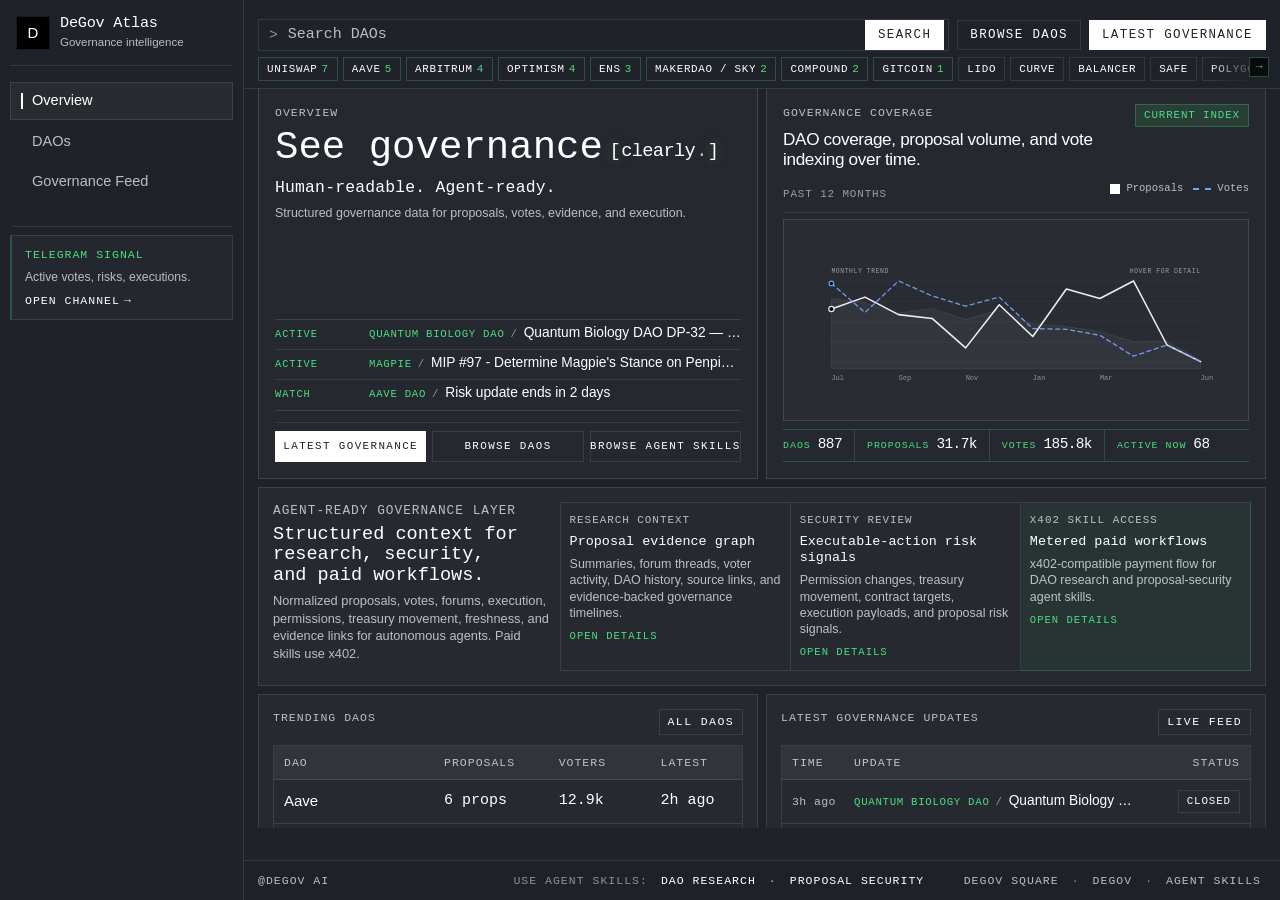
<file: index.html>
<!doctype html>
<html lang="en"><head>
<meta charset="utf-8">
<meta name="viewport" content="width=device-width, initial-scale=1">
<meta name="description" content="Clickable Atlas overview page.">
<title>DeGov Atlas overview prototype</title>
<link rel="stylesheet" href="atlas.css">
</head>
<body>
<a class="skip-link" href="#content">Skip to content</a>
<div class="atlas-shell">
<aside class="atlas-sidebar" aria-label="Atlas navigation">
<a class="brand" href="index.html" aria-label="DeGov Atlas home"><span class="brand-mark">D</span><span class="brand-copy"><strong>DeGov Atlas</strong><small>Governance intelligence</small></span></a>
<nav class="sidebar-nav" aria-label="Primary navigation"><a href="index.html" aria-current="page"><span class="nav-marker" aria-hidden="true"></span><span>Overview</span></a>
<a href="dao-list.html"><span class="nav-marker" aria-hidden="true"></span><span>DAOs</span></a>
<a href="governance-feed.html"><span class="nav-marker" aria-hidden="true"></span><span>Governance Feed</span></a></nav>
<div class="sidebar-section sidebar-briefing"><p class="sidebar-label">Telegram signal</p><p class="sidebar-briefing-copy">Active votes, risks, executions.</p><a class="sidebar-briefing-link" href="https://t.me/degov_realtime_signal" target="_blank" rel="noopener noreferrer">Open channel <span aria-hidden="true">→</span></a></div>
</aside>
<main id="content" class="atlas-main">
<div class="atlas-dashboard">
<section class="atlas-command-strip" aria-label="Atlas command strip">
  <div class="dashboard-topbar" aria-label="DAO search">
    <form class="dao-search" role="search" data-dao-search>
      <span class="dao-search-prompt" aria-hidden="true">&gt;</span>
      <input aria-label="Search DAOs" placeholder="Search DAOs" autocomplete="off" aria-autocomplete="list">
      <button type="submit">Search</button>
      <div class="search-assist" role="listbox" aria-label="Search suggestions">
        <div class="search-assist-group" aria-label="DAO suggestions" data-dao-result-group>
          <span class="search-assist-heading" data-search-heading>Recently active DAOs</span>
          <a class="search-assist-row is-selected" href="daos-detail.html" role="option" data-dao-option data-search="uniswap uni dex governance" data-default-rank="1"><span class="search-assist-marker" aria-hidden="true">&gt;</span><strong>Uniswap</strong><span>7 active proposals</span></a>
          <a class="search-assist-row" href="dao-list.html" role="option" data-dao-option data-search="aave lending risk parameters" data-default-rank="2"><span class="search-assist-marker" aria-hidden="true">&gt;</span><strong>Aave</strong><span>5 active proposals</span></a>
          <a class="search-assist-row" href="dao-list.html" role="option" data-dao-option data-search="arbitrum arb layer2 grants" data-default-rank="3"><span class="search-assist-marker" aria-hidden="true">&gt;</span><strong>Arbitrum</strong><span>4 active proposals</span></a>
          <a class="search-assist-row" href="dao-list.html" role="option" data-dao-option data-search="optimism op retro funding layer2" data-default-rank="4"><span class="search-assist-marker" aria-hidden="true">&gt;</span><strong>Optimism</strong><span>4 active proposals</span></a>
          <a class="search-assist-row" href="dao-list.html" role="option" data-dao-option data-search="ens ethereum name service service-provider budget" data-default-rank="5"><span class="search-assist-marker" aria-hidden="true">&gt;</span><strong>ENS</strong><span>3 active proposals</span></a>
          <a class="search-assist-row" href="dao-list.html" role="option" data-dao-option data-search="makerdao sky maker mkr dsr stablecoin" data-default-rank="6"><span class="search-assist-marker" aria-hidden="true">&gt;</span><strong>MakerDAO / Sky</strong><span>2 active proposals</span></a>
          <a class="search-assist-row" href="dao-list.html" role="option" data-dao-option data-search="compound comp governor market parameter" data-default-rank="7"><span class="search-assist-marker" aria-hidden="true">&gt;</span><strong>Compound</strong><span>2 active proposals</span></a>
          <a class="search-assist-row" href="dao-list.html" role="option" data-dao-option data-search="gitcoin grants public goods" data-default-rank="8"><span class="search-assist-marker" aria-hidden="true">&gt;</span><strong>Gitcoin</strong><span>1 active proposal</span></a>
          <a class="search-assist-row" href="dao-list.html" role="option" data-dao-option data-search="lido staking eth" data-default-rank="9"><span class="search-assist-marker" aria-hidden="true">&gt;</span><strong>Lido</strong><span>1 tracked</span></a>
          <a class="search-assist-row" href="dao-list.html" role="option" data-dao-option data-search="curve crv lending gauges" data-default-rank="10"><span class="search-assist-marker" aria-hidden="true">&gt;</span><strong>Curve</strong><span>Forum active</span></a>
          <a class="search-assist-row" href="dao-list.html" role="option" data-dao-option data-search="balancer bal ve bal gauge" data-default-rank="11"><span class="search-assist-marker" aria-hidden="true">&gt;</span><strong>Balancer</strong><span>Forum active</span></a>
          <a class="search-assist-row" href="dao-list.html" role="option" data-dao-option data-search="safe multisig treasury" data-default-rank="12"><span class="search-assist-marker" aria-hidden="true">&gt;</span><strong>Safe</strong><span>Monitoring</span></a>
          <a class="search-assist-row" href="dao-list.html" role="option" data-dao-option data-search="polygon matic forum" data-default-rank="13"><span class="search-assist-marker" aria-hidden="true">&gt;</span><strong>Polygon</strong><span>Tracked</span></a>
          <a class="search-assist-row" href="dao-list.html" role="option" data-dao-option data-search="starknet stark layer2" data-default-rank="14"><span class="search-assist-marker" aria-hidden="true">&gt;</span><strong>Starknet</strong><span>Tracked</span></a>
          <a class="search-assist-row" href="dao-list.html" role="option" data-dao-option data-search="scroll layer2 zk" data-default-rank="15"><span class="search-assist-marker" aria-hidden="true">&gt;</span><strong>Scroll</strong><span>Tracked</span></a>
          <p class="search-assist-empty" hidden>No DAO match. Try name, slug, ticker, or ecosystem tag.</p>
        </div>
        <div class="search-assist-group" aria-label="Governance pages and actions">
          <span class="search-assist-heading">Governance pages/actions</span>
          <a class="search-assist-row" href="dao-list.html" role="option"><span class="search-assist-marker" aria-hidden="true">·</span><strong>View all DAOs</strong><span>Directory</span></a>
          <a class="search-assist-row" href="governance-feed.html" role="option"><span class="search-assist-marker" aria-hidden="true">·</span><strong>Latest Governance</strong><span>Live feed</span></a>
        </div>
        <div class="search-assist-hint">↑↓ navigate · Enter select · Esc clear</div>
      </div>
    </form>
    <div class="topbar-actions"><a class="button" href="dao-list.html">Browse DAOs</a><a class="button dark" href="governance-feed.html">Latest governance</a></div>
  </div>
  <nav class="market-strip" aria-label="Hot DAO navigation">
    <a class="chain-pill is-active" href="daos-detail.html">UNISWAP <span class="proposal-count">7</span><span class="dao-tooltip"><span>7 active proposals</span><strong>v4 growth budget renewal</strong><em>Updated 2h ago</em></span></a>
    <a class="chain-pill is-active" href="dao-list.html">AAVE <span class="proposal-count">5</span><span class="dao-tooltip"><span>5 active proposals</span><strong>Risk parameter update</strong><em>Updated 4h ago</em></span></a>
    <a class="chain-pill is-active" href="dao-list.html">ARBITRUM <span class="proposal-count">4</span><span class="dao-tooltip"><span>4 active proposals</span><strong>DAO grant program cohort</strong><em>Updated 8h ago</em></span></a>
    <a class="chain-pill is-active" href="dao-list.html">OPTIMISM <span class="proposal-count">4</span><span class="dao-tooltip"><span>4 active proposals</span><strong>Retro Funding round 6</strong><em>Updated 12h ago</em></span></a>
    <a class="chain-pill is-active" href="dao-list.html">ENS <span class="proposal-count">3</span><span class="dao-tooltip"><span>3 active proposals</span><strong>Resolver update discussion</strong><em>Updated 6h ago</em></span></a>
    <a class="chain-pill is-active" href="dao-list.html">MAKERDAO / SKY <span class="proposal-count">2</span><span class="dao-tooltip"><span>2 active proposals</span><strong>DSR rate adjustment</strong><em>Updated 1d ago</em></span></a>
    <a class="chain-pill is-active" href="dao-list.html">COMPOUND <span class="proposal-count">2</span><span class="dao-tooltip"><span>2 active proposals</span><strong>Market parameter update</strong><em>Updated 2d ago</em></span></a>
    <a class="chain-pill is-active" href="dao-list.html">GITCOIN <span class="proposal-count">1</span><span class="dao-tooltip"><span>1 active proposal</span><strong>Grants round operations</strong><em>Updated 3d ago</em></span></a>
    <a class="chain-pill" href="dao-list.html">LIDO</a>
    <a class="chain-pill" href="dao-list.html">CURVE</a>
    <a class="chain-pill" href="dao-list.html">BALANCER</a>
    <a class="chain-pill" href="dao-list.html">SAFE</a>
    <a class="chain-pill" href="dao-list.html">POLYGON</a>
    <a class="chain-pill" href="dao-list.html">STARKNET</a>
    <a class="chain-pill" href="dao-list.html">SCROLL</a>
  </nav>
</section>
<section class="quad-grid">
  <article class="panel hero-market-card command-center-panel compact-overview-card polished-overview-panel">
    <div class="command-copy"><p class="eyebrow">Overview</p><h1 class="overview-slogan"><span>See governance</span><span class="slogan-accent-line"><em><span class="clear-bracket" aria-hidden="true">[</span><span class="clear-word">clearly</span><span class="clear-dot">.</span><span class="clear-bracket" aria-hidden="true">]</span></em></span></h1><p class="hero-support-line">Human-readable. Agent-ready.</p><p>Structured governance data for proposals, votes, evidence, and execution.</p></div>
    <div class="latest-signal-stack latest-signal-minimal" aria-label="Latest governance signals">
      <a class="latest-signal-line" href="javascript:void(0)" data-event-id="evt-priority-quantum-bio"><span class="signal-status">Active</span><strong class="js-overflow-title" data-full-title="QUANTUM BIOLOGY DAO / Quantum Biology DAO DP-32 — &quot;Comms, Events, Other Budget for 2026&quot; Proposal, v1.1"><span class="signal-title"><span class="signal-dao-name">QUANTUM BIOLOGY DAO</span><span class="signal-separator" aria-hidden="true">/</span><span class="signal-proposal-title">Quantum Biology DAO DP-32 — "Comms, Events, Other Budget for 2026" Proposal, v1.1</span></span></strong></a>
      <a class="latest-signal-line" href="javascript:void(0)" data-event-id="evt-priority-magpie-mip97"><span class="signal-status">Active</span><strong class="js-overflow-title" data-full-title="MAGPIE / MIP #97 - Determine Magpie&apos;s Stance on Penpie&apos;s PIP #26"><span class="signal-title"><span class="signal-dao-name">MAGPIE</span><span class="signal-separator" aria-hidden="true">/</span><span class="signal-proposal-title">MIP #97 - Determine Magpie's Stance on Penpie's PIP #26</span></span></strong></a>
      <a class="latest-signal-line" href="javascript:void(0)" data-event-id="evt-priority-aave-risk"><span class="signal-status">Watch</span><strong class="js-overflow-title" data-full-title="AAVE DAO / Risk update ends in 2 days"><span class="signal-title"><span class="signal-dao-name">AAVE DAO</span><span class="signal-separator" aria-hidden="true">/</span><span class="signal-proposal-title">Risk update ends in 2 days</span></span></strong></a>
    </div>
    <div class="hero-actions"><a class="button dark" href="governance-feed.html">Latest governance</a><a class="button" href="dao-list.html">Browse DAOs</a><a class="button" href="https://github.com/ringecosystem/degov-agent-skills/tree/main/skills" target="_blank" rel="noopener noreferrer">Browse agent skills</a></div>
  </article>

  <article class="panel chart-panel coverage-panel restored-coverage-panel polished-overview-panel" aria-label="Atlas coverage trend">
    <div class="panel-heading coverage-heading"><div><p class="eyebrow">Governance Coverage</p><h2>DAO coverage, proposal volume, and vote indexing over time.</h2></div><span class="state-pill state-fresh">Current index</span></div>
    <div class="governance-chart-layout restored-coverage-layout">
      <div class="coverage-chart-main">
        <div class="coverage-chart-head refined-chart-head"><span>Past 12 months</span><div class="chart-legend"><span class="chart-legend-item"><span class="chart-legend-dot line-solid"></span> Proposals</span><span class="chart-legend-item"><span class="chart-legend-dot line-dashed"></span> Votes</span></div></div>
        <div class="dao-trend-chart governance-chart refined platform-coverage-chart restored-coverage-chart polished-coverage-chart" role="img" aria-label="Past 12 months Atlas proposal and vote trend with DAO activity band"><svg viewBox="0 0 760 216" aria-hidden="true" focusable="false"><g class="chart-grid"><line x1="64" y1="36" x2="696" y2="36"></line><line x1="64" y1="71" x2="696" y2="71"></line><line x1="64" y1="106" x2="696" y2="106"></line><line x1="64" y1="141" x2="696" y2="141"></line><line x1="64" y1="174" x2="696" y2="174"></line></g><path class="coverage-area" d="M64 186 L64.0 66.0 L121.5 73.4 L178.9 90.7 L236.4 83.3 L293.8 101.7 L351.3 85.7 L408.7 109.1 L466.2 114.1 L523.6 122.7 L581.1 140.0 L638.5 138.7 L696.0 172.0 L696 186 Z"></path><g class="axis-title"><text x="64" y="23">Monthly trend</text><text x="696" y="23" text-anchor="end">Hover for detail</text></g><polyline class="active-proposals-line" points="64.0,83.9 121.5,63.6 178.9,93.6 236.4,100.1 293.8,150.5 351.3,76.6 408.7,131.0 466.2,49.8 523.6,66.0 581.1,36.0 638.5,145.6 696.0,174.0"></polyline><polyline class="votes-line" points="64.0,40.1 121.5,89.9 178.9,36.0 236.4,61.5 293.8,79.0 351.3,63.5 408.7,117.5 466.2,118.7 523.6,128.9 581.1,164.8 638.5,145.5 696.0,174.0"></polyline><g class="chart-labels"><text x="64.0" y="206">Jul</text><text x="178.9" y="206">Sep</text><text x="293.8" y="206">Nov</text><text x="408.7" y="206">Jan</text><text x="523.6" y="206">Mar</text><text x="696.0" y="206">Jun</text></g><g class="chart-hit" tabindex="0"><rect class="chart-hover-zone" x="46.0" y="30" width="36" height="166"></rect><circle class="proposal-point" cx="64.0" cy="83.9" r="4.5"></circle><circle class="vote-point" cx="64.0" cy="40.1" r="4"></circle><rect class="chart-tooltip" x="72" y="118" width="214" height="58"></rect><text class="chart-tooltip-text" x="84" y="142">Jul · 443 proposals</text><text class="chart-tooltip-text muted" x="84" y="163">169 DAOs · 35,336 votes</text><title>Jul: 443 proposals, 169 DAOs, 35,336 votes indexed</title></g>
        <!-- remaining chart markup unchanged -->
        </svg></div>
      </div>
      <aside class="raw-index-panel refined-raw-index-panel" aria-label="Raw index totals"><dl><div><dt>DAOs</dt><dd>887</dd></div><div><dt>Proposals</dt><dd>31.7k</dd></div><div><dt>Votes</dt><dd>185.8k</dd></div><div class="raw-index-live"><dt>Active now</dt><dd>68</dd></div></dl></aside>
    </div>
  </article>

  <article class="panel agent-ready-panel double-span" aria-label="Agent-ready governance layer">
    <div class="agent-ready-copy"><p class="eyebrow">Agent-ready governance layer</p><h2>Structured context for research, security, and paid workflows.</h2><p>Normalized proposals, votes, forums, execution, permissions, treasury movement, freshness, and evidence links for autonomous agents. Paid skills use x402.</p></div>
    <div class="agent-capability-grid" role="list">
      <a class="agent-capability-card" href="javascript:void(0)" data-event-id="cap-research-context" role="listitem"><span class="agent-skill-label">Research context</span><strong>Proposal evidence graph</strong><span class="agent-card-copy">Summaries, forum threads, voter activity, DAO history, source links, and evidence-backed governance timelines.</span><span class="agent-card-action">Open details</span></a>
      <a class="agent-capability-card" href="javascript:void(0)" data-event-id="cap-security-review" role="listitem"><span class="agent-skill-label">Security review</span><strong>Executable-action risk signals</strong><span class="agent-card-copy">Permission changes, treasury movement, contract targets, execution payloads, and proposal risk signals.</span><span class="agent-card-action">Open details</span></a>
      <a class="agent-capability-card x402-card" href="javascript:void(0)" data-event-id="cap-x402-access" role="listitem"><span class="agent-skill-label">x402 skill access</span><strong>Metered paid workflows</strong><span class="agent-card-copy">x402-compatible payment flow for DAO research and proposal-security agent skills.</span><span class="agent-card-action">Open details</span></a>
    </div>
  </article>

  <article class="panel table-panel fill-panel">
    <div class="panel-heading overview-table-heading"><div><p class="eyebrow">Trending DAOs</p></div><a class="button small" href="dao-list.html">All DAOs</a></div>
    <div class="data-table top-active-daos-table" role="table" aria-label="Trending DAOs by governance activity"><div class="data-row head" role="row"><span role="columnheader">DAO</span><span role="columnheader">Proposals</span><span role="columnheader">Voters</span><span role="columnheader">Latest</span></div>
<a class="data-row" href="dao-list.html" role="row"><span><strong>Aave</strong></span><span>6 props</span><span>12.9k</span><span>2h ago</span></a>
<a class="data-row" href="dao-list.html" role="row"><span><strong>Uniswap</strong></span><span>5 props</span><span>18.4k</span><span>3h ago</span></a>
<a class="data-row" href="dao-list.html" role="row"><span><strong>Arbitrum</strong></span><span>4 props</span><span>15.6k</span><span>8h ago</span></a>
<a class="data-row" href="dao-list.html" role="row"><span><strong>Optimism</strong></span><span>4 props</span><span>13.1k</span><span>12h ago</span></a>
<a class="data-row" href="dao-list.html" role="row"><span><strong>1inch Network</strong></span><span>3 props</span><span>7.8k</span><span>18h ago</span></a>
<a class="data-row" href="dao-list.html" role="row"><span><strong>MakerDAO / Sky</strong></span><span>2 props</span><span>6.7k</span><span>1d ago</span></a>
<a class="data-row" href="dao-list.html" role="row"><span><strong>Compound</strong></span><span>2 props</span><span>4.4k</span><span>2d ago</span></a>
<a class="data-row" href="dao-list.html" role="row"><span><strong>Gitcoin</strong></span><span>2 props</span><span>3.1k</span><span>3d ago</span></a>
<a class="data-row" href="dao-list.html" role="row"><span><strong>Lido</strong></span><span>1 prop</span><span>9.8k</span><span>4d ago</span></a>
<a class="data-row" href="dao-list.html" role="row"><span><strong>ENS</strong></span><span>1 prop</span><span>8.2k</span><span>6d ago</span></a>
<a class="data-row" href="dao-list.html" role="row"><span><strong>Curve</strong></span><span>1 prop</span><span>7.4k</span><span>7d ago</span></a>
<a class="data-row" href="dao-list.html" role="row"><span><strong>Safe</strong></span><span>1 prop</span><span>5.6k</span><span>8d ago</span></a></div>
  </article>

  <article class="panel fill-panel">
    <div class="panel-heading overview-table-heading"><div><p class="eyebrow">Latest Governance Updates</p></div><a class="button small" href="governance-feed.html">Live Feed</a></div>
    <div class="governance-update-list" role="table" aria-label="Latest governance updates">
      <div class="governance-update-row head" role="row"><span role="columnheader">Time</span><span role="columnheader">Update</span><span role="columnheader">Status</span></div>
      <div class="governance-update-row" data-event-id="evt-signal-qbio-dp32" role="row"><span class="update-time">3h ago</span><span class="update-headline js-overflow-title" data-full-title="QUANTUM BIOLOGY DAO / Quantum Biology DAO DP-32 — &quot;Comms, Events, Other Budget for 2026&quot; Proposal, v1.1"><span class="signal-title"><span class="signal-dao-name">QUANTUM BIOLOGY DAO</span><span class="signal-separator" aria-hidden="true">/</span><span class="signal-proposal-title">Quantum Biology DAO DP-32 — "Comms, Events, Other Budget for 2026" Proposal, v1.1</span></span></span><span class="state-pill state-closed">Closed</span></div>
      <div class="governance-update-row" data-event-id="evt-signal-space-token" role="row"><span class="update-time">5h ago</span><span class="update-headline js-overflow-title" data-full-title="SPACE TOKEN / Coin Of The Month 2026 Round 6 — Which Coin do you want to claim on Coin Roll Game during the summer event period"><span class="signal-title"><span class="signal-dao-name">SPACE TOKEN</span><span class="signal-separator" aria-hidden="true">/</span><span class="signal-proposal-title">Coin Of The Month 2026 Round 6 — Which Coin do you want to claim on Coin Roll Game during the summer event period</span></span></span><span class="state-pill state-closed">Closed</span></div>
      <div class="governance-update-row" data-event-id="evt-proposal-uniswap-v4" role="row"><span class="update-time">2h ago</span><span class="update-headline js-overflow-title" data-full-title="UNISWAP / v4 growth budget renewal is live"><span class="signal-title"><span class="signal-dao-name">UNISWAP</span><span class="signal-separator" aria-hidden="true">/</span><span class="signal-proposal-title">v4 growth budget renewal is live</span></span></span><span class="state-pill state-active">Active</span></div>
      <div class="governance-update-row" data-event-id="evt-proposal-aave-risk" role="row"><span class="update-time">4h ago</span><span class="update-headline js-overflow-title" data-full-title="AAVE DAO / Risk parameter update is ending in 2 days"><span class="signal-title"><span class="signal-dao-name">AAVE DAO</span><span class="signal-separator" aria-hidden="true">/</span><span class="signal-proposal-title">Risk parameter update is ending in 2 days</span></span></span><span class="state-pill state-ending-soon">Ending soon</span></div>
      <div class="governance-update-row" data-event-id="evt-execution-arbitrum-grant" role="row"><span class="update-time">8h ago</span><span class="update-headline js-overflow-title" data-full-title="ARBITRUM / DAO grant program third cohort executed"><span class="signal-title"><span class="signal-dao-name">ARBITRUM</span><span class="signal-separator" aria-hidden="true">/</span><span class="signal-proposal-title">DAO grant program third cohort executed</span></span></span><span class="state-pill state-executed">Executed</span></div>
      <div class="governance-update-row" data-event-id="evt-proposal-optimism-retro" role="row"><span class="update-time">12h ago</span><span class="update-headline js-overflow-title" data-full-title="OPTIMISM / Retro Funding round 6 passed — 91% for"><span class="signal-title"><span class="signal-dao-name">OPTIMISM</span><span class="signal-separator" aria-hidden="true">/</span><span class="signal-proposal-title">Retro Funding round 6 passed — 91% for</span></span></span><span class="state-pill state-passed">Passed</span></div>
      <div class="governance-update-row" data-event-id="evt-proposal-maker-dsr" role="row"><span class="update-time">1d ago</span><span class="update-headline js-overflow-title" data-full-title="MAKERDAO · SKY / DSR rate adjustment passed — now active on-chain"><span class="signal-title"><span class="signal-dao-name">MAKERDAO · SKY</span><span class="signal-separator" aria-hidden="true">/</span><span class="signal-proposal-title">DSR rate adjustment passed — now active on-chain</span></span></span><span class="state-pill state-executed">Executed</span></div>
      <div class="governance-update-row" data-event-id="evt-proposal-compound-cusdc" role="row"><span class="update-time">2d ago</span><span class="update-headline js-overflow-title" data-full-title="COMPOUND / cUSDC collateral factor update failed with 62% against"><span class="signal-title"><span class="signal-dao-name">COMPOUND</span><span class="signal-separator" aria-hidden="true">/</span><span class="signal-proposal-title">cUSDC collateral factor update failed with 62% against</span></span></span><span class="state-pill state-defeated">Defeated</span></div>
      <div class="governance-update-row" data-event-id="evt-proposal-gitcoin-gg24" role="row"><span class="update-time">3d ago</span><span class="update-headline js-overflow-title" data-full-title="GITCOIN / GG24 grant eligibility criteria passed with 78% support"><span class="signal-title"><span class="signal-dao-name">GITCOIN</span><span class="signal-separator" aria-hidden="true">/</span><span class="signal-proposal-title">GG24 grant eligibility criteria passed with 78% support</span></span></span><span class="state-pill state-passed">Passed</span></div>
      <div class="governance-update-row" data-event-id="evt-forum-balancer-gauge" role="row"><span class="update-time">5d ago</span><span class="update-headline js-overflow-title" data-full-title="BALANCER / veBAL gauge weight methodology changes proposed"><span class="signal-title"><span class="signal-dao-name">BALANCER</span><span class="signal-separator" aria-hidden="true">/</span><span class="signal-proposal-title">veBAL gauge weight methodology changes proposed</span></span></span><span class="state-pill state-fresh">Discussion</span></div>
      <div class="governance-update-row" data-event-id="evt-proposal-ens-svc" role="row"><span class="update-time">7d ago</span><span class="update-headline js-overflow-title" data-full-title="ENS / Service-provider working group funding for Q3 passed"><span class="signal-title"><span class="signal-dao-name">ENS</span><span class="signal-separator" aria-hidden="true">/</span><span class="signal-proposal-title">Service-provider working group funding for Q3 passed</span></span></span><span class="state-pill state-passed">Passed</span></div>
      <div class="governance-update-row" data-event-id="evt-forum-curve-lend" role="row"><span class="update-time">8d ago</span><span class="update-headline js-overflow-title" data-full-title="CURVE / Community signals support for new LEND gauge weight framework"><span class="signal-title"><span class="signal-dao-name">CURVE</span><span class="signal-separator" aria-hidden="true">/</span><span class="signal-proposal-title">Community signals support for new LEND gauge weight framework</span></span></span><span class="state-pill state-fresh">Discussion</span></div>
    </div>
  </article>
</section>
</div>
<footer class="atlas-footer" aria-label="DeGov Atlas footer">
  <div class="atlas-footer-line">
    <span class="footer-brand">@DeGov AI</span>
    <nav class="footer-skill-guide" aria-label="Agent skill shortcuts"><span>Use agent skills:</span><a href="https://github.com/ringecosystem/degov-agent-skills/tree/main/skills/dao-governance-research" target="_blank" rel="noopener noreferrer">DAO research</a><span aria-hidden="true">·</span><a href="https://github.com/ringecosystem/degov-agent-skills/tree/main/skills/dao-governance-security" target="_blank" rel="noopener noreferrer">Proposal security</a></nav>
    <nav class="footer-links" aria-label="Footer navigation"><a href="https://square.degov.ai/">DeGov Square</a><span aria-hidden="true">·</span><a href="https://degov.ai/">DeGov</a><span aria-hidden="true">·</span><a href="https://github.com/ringecosystem/degov-agent-skills">Agent Skills</a></nav>
  </div>
</footer>
</main>
<nav class="mobile-tab-bar" aria-label="Mobile primary navigation"><a href="index.html" aria-current="page"><span class="nav-icon">H</span>Overview</a>
<a href="dao-list.html"><span class="nav-icon">D</span>DAOs</a>
<a href="governance-feed.html"><span class="nav-icon">G</span>Feed</a></nav>
</div>

<!-- Event detail slide-out panel -->
<div id="event-detail-panel" class="event-detail-panel" role="dialog" aria-label="Governance event detail" aria-hidden="true" inert>
  <div class="event-panel-backdrop" data-panel-close></div>
  <div class="event-panel-content">
    <div class="event-panel-body" id="event-panel-body"></div>
  </div>
</div>


<script>
  function naturalOverflowWidth(element) {
    const clone = element.cloneNode(true);
    clone.removeAttribute('title');
    clone.style.position = 'absolute';
    clone.style.visibility = 'hidden';
    clone.style.pointerEvents = 'none';
    clone.style.width = 'max-content';
    clone.style.maxWidth = 'none';
    clone.style.overflow = 'visible';
    clone.style.whiteSpace = 'nowrap';
    (element.parentElement || document.body).appendChild(clone);
    const width = clone.getBoundingClientRect().width;
    clone.remove();
    return width;
  }
  function refreshOverflowTitles() {
    document.querySelectorAll('.js-overflow-title').forEach((element) => {
      const fullTitle = element.dataset.fullTitle || '';
      const overflowing = naturalOverflowWidth(element) > element.getBoundingClientRect().width + 1;
      if (overflowing && fullTitle) {
        element.setAttribute('title', fullTitle);
      } else {
        element.removeAttribute('title');
      }
    });
  }
  requestAnimationFrame(refreshOverflowTitles);
  window.addEventListener('load', refreshOverflowTitles);
  window.addEventListener('resize', refreshOverflowTitles);
</script>
<script src="atlas.js" defer></script>
</body></html>
</file>
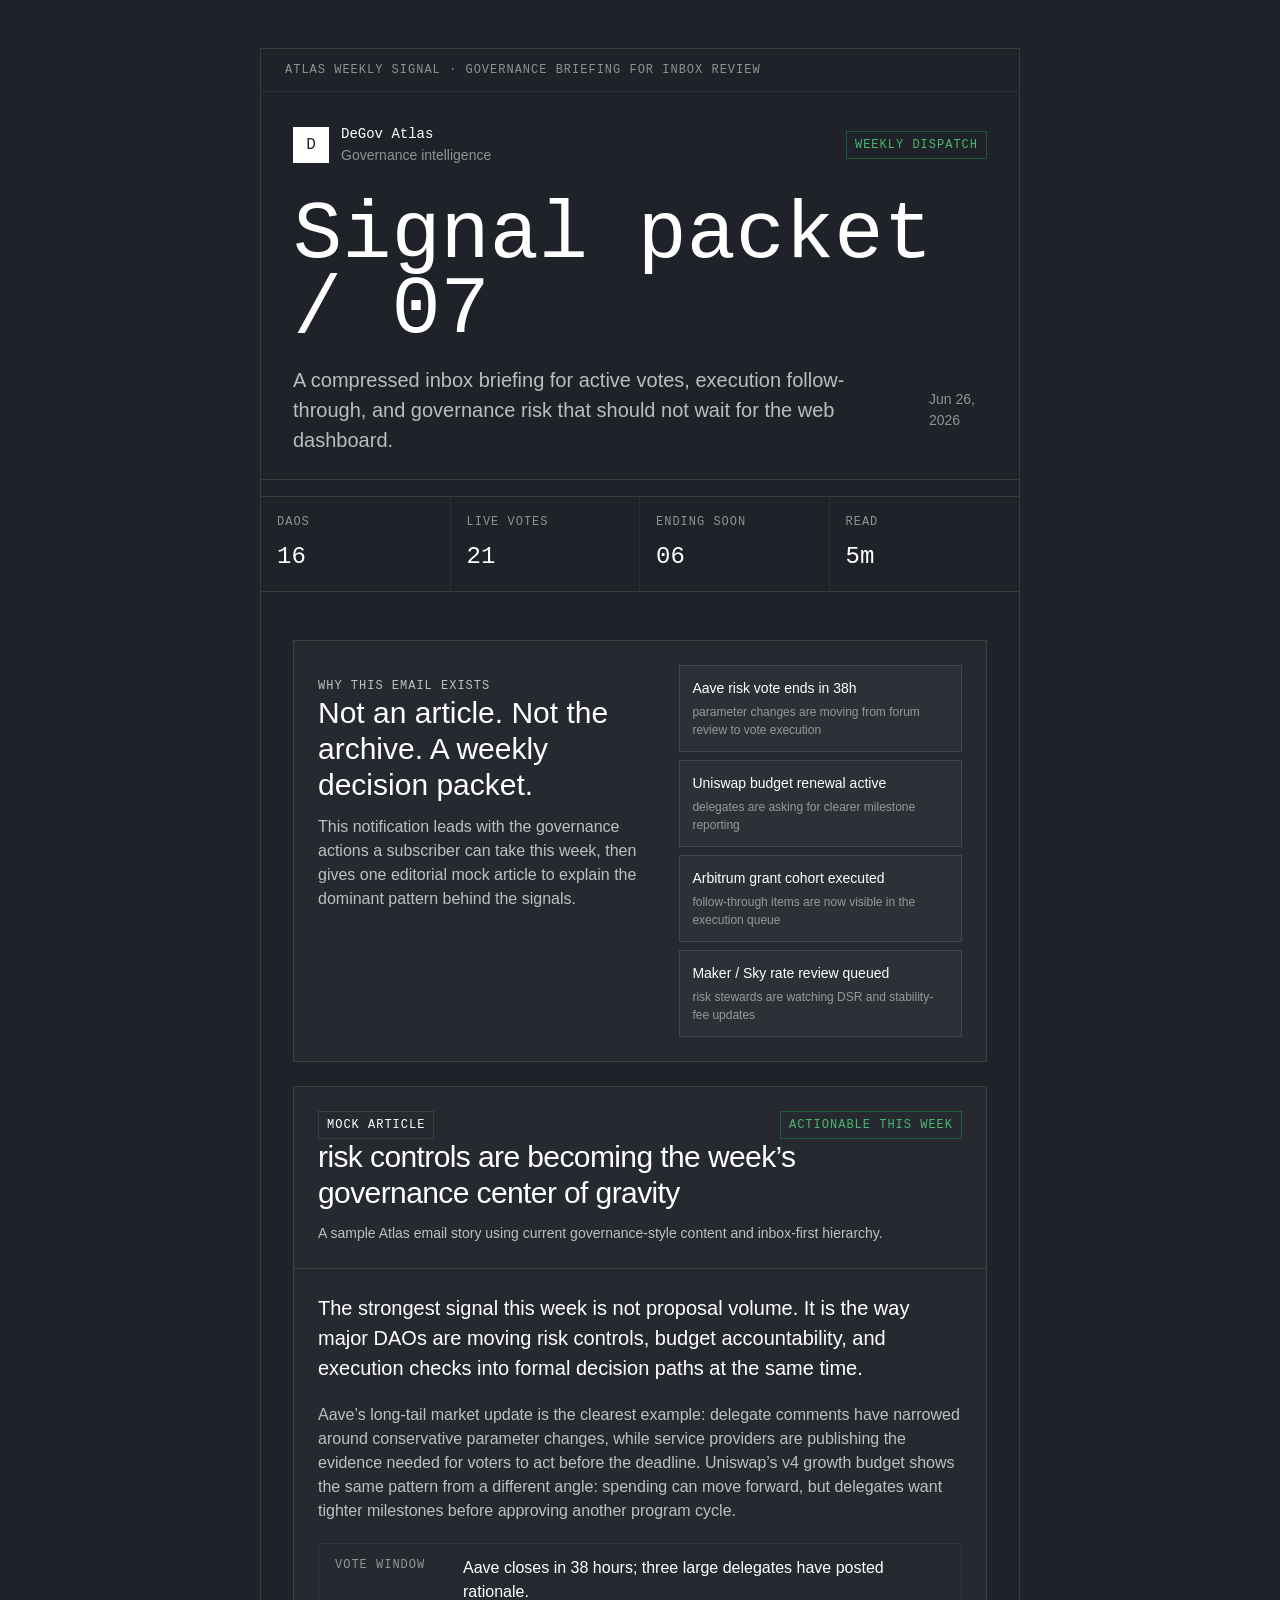
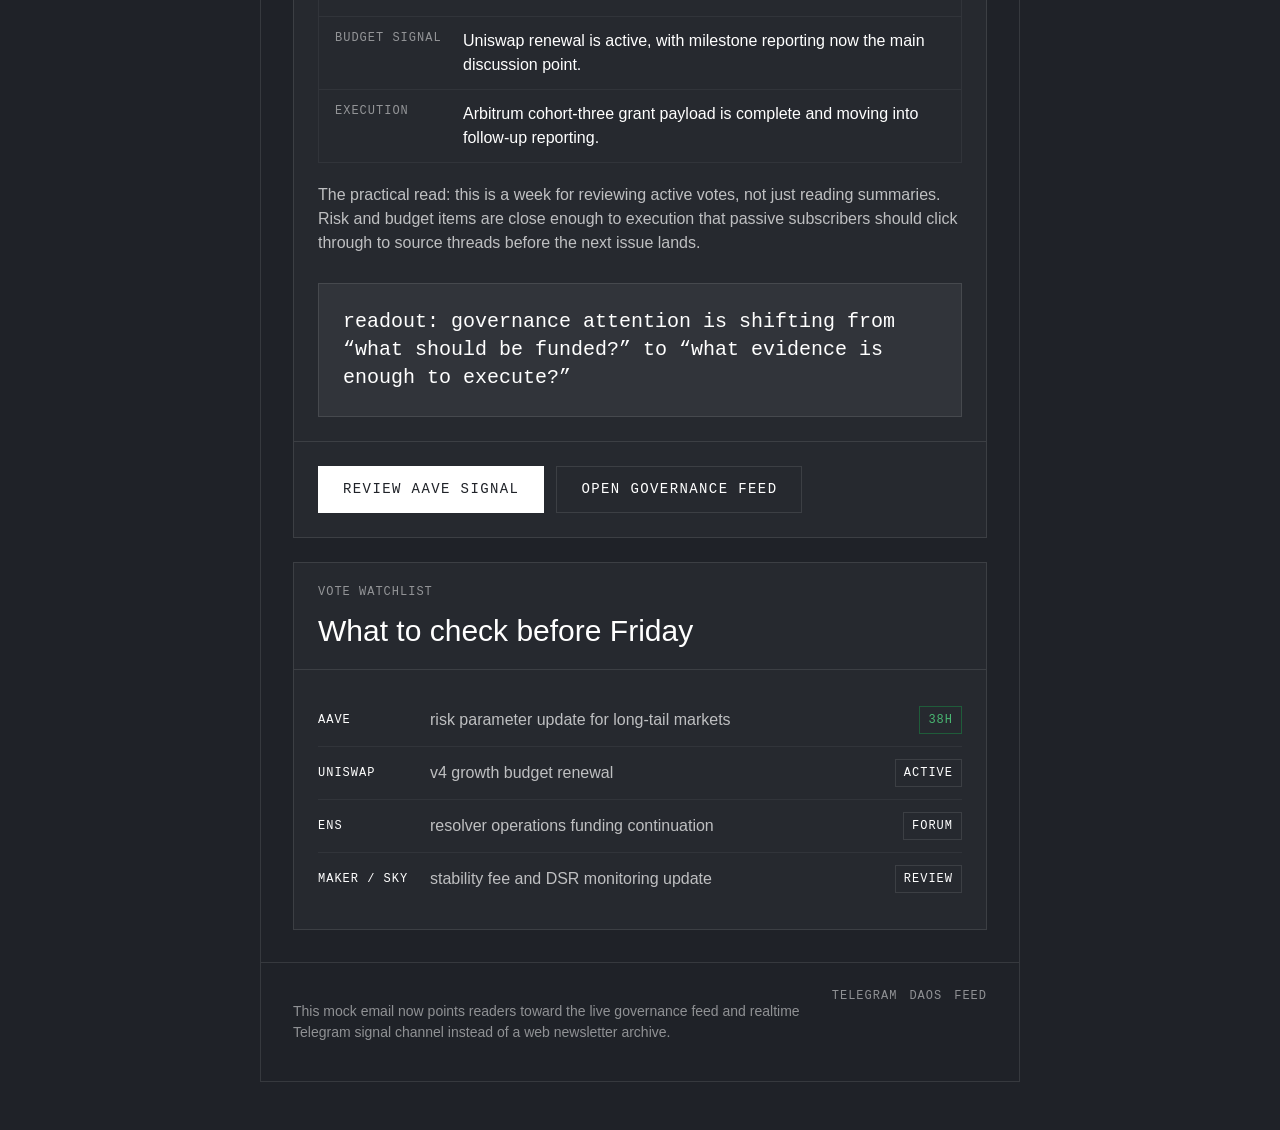
<file: atlas-weekly-email.html>
<!doctype html>
<html lang="en">
<head>
<meta charset="utf-8">
<meta name="viewport" content="width=device-width, initial-scale=1">
<meta name="description" content="Standalone DeGov Atlas weekly governance email notification prototype.">
<title>DeGov Atlas — Weekly Signal Email</title>
<style>
:root {
  /* ─── Surface ───────────────────────────────────────────────────── */
  --bg:           #1f2228;
  --surface:      rgba(255, 255, 255, 0.03);
  --surface-warm: rgba(255, 255, 255, 0.05);

  /* ─── Foreground ────────────────────────────────────────────────── */
  --fg:    #ffffff;
  --fg-2:  rgba(255, 255, 255, 0.7);
  --muted: rgba(255, 255, 255, 0.5);
  --meta:  rgba(255, 255, 255, 0.3);

  /* ─── Border ────────────────────────────────────────────────────── */
  --border:      rgba(255, 255, 255, 0.1);
  --border-soft: rgba(255, 255, 255, 0.05);

  /* ─── Accent ────────────────────────────────────────────────────── */
  --accent:        #ffffff;
  --accent-on:     #1f2228;
  --accent-hover:  rgba(255, 255, 255, 0.9);
  --accent-active: rgba(255, 255, 255, 0.8);

  /* ─── Semantic ──────────────────────────────────────────────────── */
  --success: #16a34a;
  --warn:    #eab308;
  --danger:  #dc2626;

  /* ─── Typography — fonts ────────────────────────────────────────── */
  --font-display: "GeistMono", ui-monospace, "SF Mono", "Roboto Mono", Menlo, Monaco, "Liberation Mono", "DejaVu Sans Mono", "Courier New", monospace;
  --font-body:    "universalSans", "universalSans Fallback", -apple-system, BlinkMacSystemFont, "Segoe UI", Roboto, "Helvetica Neue", Arial, sans-serif;
  --font-mono:    "GeistMono", ui-monospace, "SF Mono", "Roboto Mono", Menlo, Monaco, "Liberation Mono", "DejaVu Sans Mono", "Courier New", monospace;

  /* Type scale */
  --text-xs:   12px;
  --text-sm:   14px;
  --text-base: 16px;
  --text-lg:   20px;
  --text-xl:   24px;
  --text-2xl:  30px;
  --text-3xl:  40px;
  --text-4xl:  64px;

  /* Leading + tracking. */
  --leading-body:     1.5;
  --leading-tight:    1.2;
  --tracking-display: normal;

  /* ─── Spacing ───────────────────────────────────────────────────── */
  --space-1:  4px;
  --space-2:  8px;
  --space-3:  12px;
  --space-4:  16px;
  --space-5:  20px;
  --space-6:  24px;
  --space-8:  32px;
  --space-12: 48px;

  /* Section rhythm */
  --section-y-desktop: 96px;
  --section-y-tablet:  64px;
  --section-y-phone:   48px;

  /* ─── Radius ────────────────────────────────────────────────────── */
  --radius-sm:   0px;
  --radius-md:   0px;
  --radius-lg:   4px;
  --radius-pill: 9999px;

  /* ─── Elevation ─────────────────────────────────────────────────── */
  --elev-flat:   none;
  --elev-ring:   0 0 0 1px var(--border);
  --elev-raised: none;

  /* ─── Focus ─────────────────────────────────────────────────────── */
  --focus-ring: 0 0 0 3px rgba(59, 130, 246, 0.5);

  /* ─── Motion ────────────────────────────────────────────────────── */
  --motion-fast:   150ms;
  --motion-base:   200ms;
  --ease-standard: cubic-bezier(0.2, 0, 0, 1);

  /* ─── Layout ────────────────────────────────────────────────────── */
  --container-max:            1200px;
  --container-gutter-desktop: 24px;
  --container-gutter-tablet:  16px;
  --container-gutter-phone:   12px;
}

* { box-sizing: border-box; }
html { color-scheme: dark; }
body {
  margin: 0;
  background: var(--bg);
  color: var(--fg);
  font-family: var(--font-body);
  font-size: var(--text-base);
  line-height: var(--leading-body);
}
a { color: inherit; text-decoration: none; }
a:hover { color: var(--muted); }
.wrapper {
  min-height: 100vh;
  padding: var(--space-12) var(--space-6);
  display: grid;
  place-items: start center;
}
.email-shell {
  width: min(100%, 760px);
  border: 1px solid var(--border);
  background: var(--bg);
}
.email-preheader {
  padding: var(--space-3) var(--space-6);
  border-bottom: 1px solid var(--border-soft);
  color: var(--muted);
  font-family: var(--font-mono);
  font-size: var(--text-xs);
  letter-spacing: 1px;
  text-transform: uppercase;
}
.email-masthead {
  padding: var(--space-8) var(--space-8) var(--space-6);
  border-bottom: 1px solid var(--border);
}
.brand-row,
.issue-row,
.signal-row,
.footer-row {
  display: flex;
  align-items: center;
  justify-content: space-between;
  gap: var(--space-4);
}
.brand-lockup {
  display: flex;
  align-items: center;
  gap: var(--space-3);
}
.brand-mark {
  width: 36px;
  height: 36px;
  display: grid;
  place-items: center;
  border: 1px solid var(--border);
  background: var(--accent);
  color: var(--accent-on);
  font-family: var(--font-mono);
}
.brand-copy strong,
.brand-copy span {
  display: block;
}
.brand-copy strong {
  font-family: var(--font-mono);
  font-size: var(--text-sm);
  font-weight: 400;
}
.brand-copy span,
.issue-date,
.caption,
.meta,
.footer-note {
  color: var(--muted);
  font-size: var(--text-sm);
}
.issue-tag,
.status-tag,
.source-tag {
  display: inline-flex;
  align-items: center;
  min-height: 24px;
  padding: var(--space-1) var(--space-2);
  border: 1px solid var(--border);
  color: var(--fg);
  font-family: var(--font-mono);
  font-size: var(--text-xs);
  letter-spacing: 1px;
  text-transform: uppercase;
}
.issue-tag.is-live,
.status-tag.is-green {
  border-color: color-mix(in srgb, var(--success) 42%, transparent);
  color: color-mix(in srgb, var(--success) 78%, var(--fg));
}
.hero-title {
  margin: var(--space-8) 0 var(--space-4);
  max-width: 680px;
  font-family: var(--font-display);
  font-size: clamp(42px, 8vw, 82px);
  font-weight: 300;
  line-height: 0.92;
  letter-spacing: var(--tracking-display);
}
.hero-deck {
  max-width: 620px;
  margin: 0;
  color: var(--fg-2);
  font-size: var(--text-lg);
}
.issue-ledger {
  display: grid;
  grid-template-columns: repeat(4, 1fr);
  border-top: 1px solid var(--border);
  border-bottom: 1px solid var(--border);
}
.ledger-item {
  padding: var(--space-4);
  border-right: 1px solid var(--border-soft);
}
.ledger-item:last-child { border-right: 0; }
.ledger-item dt {
  margin: 0 0 var(--space-2);
  color: var(--muted);
  font-family: var(--font-mono);
  font-size: var(--text-xs);
  letter-spacing: 1px;
  text-transform: uppercase;
}
.ledger-item dd {
  margin: 0;
  color: var(--fg);
  font-family: var(--font-mono);
  font-size: var(--text-xl);
}
.email-body { padding: var(--space-8); }
.section-label {
  margin: 0 0 var(--space-3);
  color: var(--muted);
  font-family: var(--font-mono);
  font-size: var(--text-xs);
  letter-spacing: 1px;
  text-transform: uppercase;
}
.dispatch-card,
.article-card,
.signal-card,
.watch-card,
.quote-panel {
  border: 1px solid var(--border);
  background: var(--surface);
}
.dispatch-card { padding: var(--space-6); }
.dispatch-grid {
  display: grid;
  grid-template-columns: 1.1fr 0.9fr;
  gap: var(--space-4);
}
.dispatch-card h2,
.article-card h2,
.watch-card h2 {
  margin: 0;
  font-size: var(--text-2xl);
  font-weight: 400;
  line-height: var(--leading-tight);
}
.dispatch-card p,
.article-card p {
  margin: var(--space-3) 0 0;
  color: var(--fg-2);
}
.signal-stack {
  display: grid;
  gap: var(--space-2);
}
.signal-card {
  padding: var(--space-3);
}
.signal-card strong,
.signal-card span { display: block; }
.signal-card strong {
  font-size: var(--text-sm);
  font-weight: 400;
}
.signal-card span {
  margin-top: var(--space-1);
  color: var(--muted);
  font-size: var(--text-xs);
}
.article-card {
  margin-top: var(--space-6);
  padding: 0;
}
.article-header,
.article-copy,
.article-actions,
.watch-list,
.quote-panel {
  padding: var(--space-6);
}
.article-header {
  border-bottom: 1px solid var(--border);
}
.article-title {
  margin: var(--space-3) 0 0;
  max-width: 620px;
  font-size: var(--text-3xl);
  font-weight: 400;
  line-height: 1.05;
  letter-spacing: -0.02em;
}
.article-copy {
  display: grid;
  gap: var(--space-5);
}
.article-copy p { margin: 0; }
.article-copy .lead {
  color: var(--fg);
  font-size: var(--text-lg);
}
.evidence-list {
  margin: 0;
  padding: 0;
  list-style: none;
  display: grid;
  border: 1px solid var(--border-soft);
}
.evidence-list li {
  display: grid;
  grid-template-columns: 112px minmax(0, 1fr);
  gap: var(--space-4);
  padding: var(--space-3) var(--space-4);
  border-bottom: 1px solid var(--border-soft);
}
.evidence-list li:last-child { border-bottom: 0; }
.evidence-list span {
  color: var(--muted);
  font-family: var(--font-mono);
  font-size: var(--text-xs);
  letter-spacing: 1px;
  text-transform: uppercase;
}
.evidence-list strong { font-weight: 400; }
.quote-panel {
  margin-top: var(--space-2);
  background: var(--surface-warm);
}
.quote-panel p {
  margin: 0;
  color: var(--fg);
  font-family: var(--font-mono);
  font-size: var(--text-lg);
  line-height: 1.4;
}
.watch-card {
  margin-top: var(--space-6);
}
.watch-head {
  padding: var(--space-5) var(--space-6);
  border-bottom: 1px solid var(--border);
}
.watch-list {
  display: grid;
  gap: 0;
}
.watch-row {
  display: grid;
  grid-template-columns: 96px minmax(0, 1fr) auto;
  gap: var(--space-4);
  align-items: center;
  padding: var(--space-3) 0;
  border-bottom: 1px solid var(--border-soft);
}
.watch-row:last-child { border-bottom: 0; }
.watch-row .dao {
  font-family: var(--font-mono);
  font-size: var(--text-xs);
  letter-spacing: 1px;
  text-transform: uppercase;
}
.watch-row .title {
  color: var(--fg-2);
  min-width: 0;
}
.article-actions {
  display: flex;
  flex-wrap: wrap;
  gap: var(--space-3);
  border-top: 1px solid var(--border);
}
.button {
  display: inline-flex;
  align-items: center;
  justify-content: center;
  min-height: 44px;
  padding: var(--space-3) var(--space-6);
  border: 1px solid var(--border);
  background: transparent;
  color: var(--fg);
  font-family: var(--font-mono);
  font-size: var(--text-sm);
  letter-spacing: 1.4px;
  text-transform: uppercase;
}
.button.primary {
  background: var(--accent);
  color: var(--accent-on);
  border-color: var(--accent);
}
.button:hover { background: var(--surface-warm); color: var(--fg); }
.button.primary:hover { background: var(--accent-hover); color: var(--accent-on); }
.email-footer {
  padding: var(--space-6) var(--space-8);
  border-top: 1px solid var(--border);
  color: var(--muted);
}
.footer-row { align-items: flex-start; }
.footer-links {
  display: flex;
  gap: var(--space-3);
  font-family: var(--font-mono);
  font-size: var(--text-xs);
  letter-spacing: 1px;
  text-transform: uppercase;
}
@media (max-width: 720px) {
  .wrapper { padding: var(--space-4); }
  .email-masthead,
  .email-body,
  .email-footer { padding-left: var(--space-5); padding-right: var(--space-5); }
  .brand-row,
  .issue-row,
  .footer-row { align-items: flex-start; flex-direction: column; }
  .issue-ledger { grid-template-columns: repeat(2, 1fr); }
  .ledger-item:nth-child(2) { border-right: 0; }
  .ledger-item:nth-child(-n+2) { border-bottom: 1px solid var(--border-soft); }
  .dispatch-grid { grid-template-columns: 1fr; }
  .article-title { font-size: var(--text-2xl); }
  .watch-row { grid-template-columns: 1fr; gap: var(--space-2); }
  .evidence-list li { grid-template-columns: 1fr; gap: var(--space-1); }
}
</style>
</head>
<body>
  <main class="wrapper" aria-label="Standalone Atlas weekly email UI prototype">
    <article class="email-shell" aria-labelledby="email-title">
      <div class="email-preheader">Atlas weekly signal · governance briefing for inbox review</div>
      <header class="email-masthead">
        <div class="brand-row">
          <div class="brand-lockup">
            <span class="brand-mark" aria-hidden="true">D</span>
            <span class="brand-copy"><strong>DeGov Atlas</strong><span>Governance intelligence</span></span>
          </div>
          <span class="issue-tag is-live">Weekly dispatch</span>
        </div>
        <h1 id="email-title" class="hero-title">Signal packet / 07</h1>
        <div class="issue-row">
          <p class="hero-deck">A compressed inbox briefing for active votes, execution follow-through, and governance risk that should not wait for the web dashboard.</p>
          <span class="issue-date">Jun 26, 2026</span>
        </div>
      </header>

      <dl class="issue-ledger" aria-label="Issue summary">
        <div class="ledger-item"><dt>DAOs</dt><dd>16</dd></div>
        <div class="ledger-item"><dt>Live votes</dt><dd>21</dd></div>
        <div class="ledger-item"><dt>Ending soon</dt><dd>06</dd></div>
        <div class="ledger-item"><dt>Read</dt><dd>5m</dd></div>
      </dl>

      <div class="email-body">
        <section class="dispatch-card" aria-labelledby="dispatch-title">
          <div class="dispatch-grid">
            <div>
              <p class="section-label">Why this email exists</p>
              <h2 id="dispatch-title">Not an article. Not the archive. A weekly decision packet.</h2>
              <p>This notification leads with the governance actions a subscriber can take this week, then gives one editorial mock article to explain the dominant pattern behind the signals.</p>
            </div>
            <div class="signal-stack" aria-label="Key signals">
              <div class="signal-card"><strong>Aave risk vote ends in 38h</strong><span>parameter changes are moving from forum review to vote execution</span></div>
              <div class="signal-card"><strong>Uniswap budget renewal active</strong><span>delegates are asking for clearer milestone reporting</span></div>
              <div class="signal-card"><strong>Arbitrum grant cohort executed</strong><span>follow-through items are now visible in the execution queue</span></div>
              <div class="signal-card"><strong>Maker / Sky rate review queued</strong><span>risk stewards are watching DSR and stability-fee updates</span></div>
            </div>
          </div>
        </section>

        <section class="article-card" aria-labelledby="mock-article-title">
          <header class="article-header">
            <div class="signal-row">
              <span class="source-tag">Mock article</span>
              <span class="status-tag is-green">Actionable this week</span>
            </div>
            <h2 id="mock-article-title" class="article-title">risk controls are becoming the week’s governance center of gravity</h2>
            <p class="caption">A sample Atlas email story using current governance-style content and inbox-first hierarchy.</p>
          </header>
          <div class="article-copy">
            <p class="lead">The strongest signal this week is not proposal volume. It is the way major DAOs are moving risk controls, budget accountability, and execution checks into formal decision paths at the same time.</p>
            <p>Aave’s long-tail market update is the clearest example: delegate comments have narrowed around conservative parameter changes, while service providers are publishing the evidence needed for voters to act before the deadline. Uniswap’s v4 growth budget shows the same pattern from a different angle: spending can move forward, but delegates want tighter milestones before approving another program cycle.</p>
            <ul class="evidence-list" aria-label="Evidence in this mock article">
              <li><span>Vote window</span><strong>Aave closes in 38 hours; three large delegates have posted rationale.</strong></li>
              <li><span>Budget signal</span><strong>Uniswap renewal is active, with milestone reporting now the main discussion point.</strong></li>
              <li><span>Execution</span><strong>Arbitrum cohort-three grant payload is complete and moving into follow-up reporting.</strong></li>
            </ul>
            <p>The practical read: this is a week for reviewing active votes, not just reading summaries. Risk and budget items are close enough to execution that passive subscribers should click through to source threads before the next issue lands.</p>
            <aside class="quote-panel" aria-label="Editorial readout">
              <p>readout: governance attention is shifting from “what should be funded?” to “what evidence is enough to execute?”</p>
            </aside>
          </div>
          <div class="article-actions">
            <a class="button primary" href="daos-detail.html">Review Aave signal</a>
            <a class="button" href="governance-feed.html">Open governance feed</a>
          </div>
        </section>

        <section class="watch-card" aria-labelledby="watch-title">
          <div class="watch-head">
            <p class="section-label">Vote watchlist</p>
            <h2 id="watch-title">What to check before Friday</h2>
          </div>
          <div class="watch-list" role="list">
            <div class="watch-row" role="listitem"><span class="dao">AAVE</span><span class="title">risk parameter update for long-tail markets</span><span class="status-tag is-green">38h</span></div>
            <div class="watch-row" role="listitem"><span class="dao">UNISWAP</span><span class="title">v4 growth budget renewal</span><span class="status-tag">active</span></div>
            <div class="watch-row" role="listitem"><span class="dao">ENS</span><span class="title">resolver operations funding continuation</span><span class="status-tag">forum</span></div>
            <div class="watch-row" role="listitem"><span class="dao">MAKER / SKY</span><span class="title">stability fee and DSR monitoring update</span><span class="status-tag">review</span></div>
          </div>
        </section>
      </div>

      <footer class="email-footer">
        <div class="footer-row">
          <p class="footer-note">This mock email now points readers toward the live governance feed and realtime Telegram signal channel instead of a web newsletter archive.</p>
          <nav class="footer-links" aria-label="Email footer links"><a href="https://t.me/degov_realtime_signal" target="_blank" rel="noopener noreferrer">Telegram</a><a href="dao-list.html">DAOs</a><a href="governance-feed.html">Feed</a></nav>
        </div>
      </footer>
    </article>
  </main>
</body>
</html>
</file>
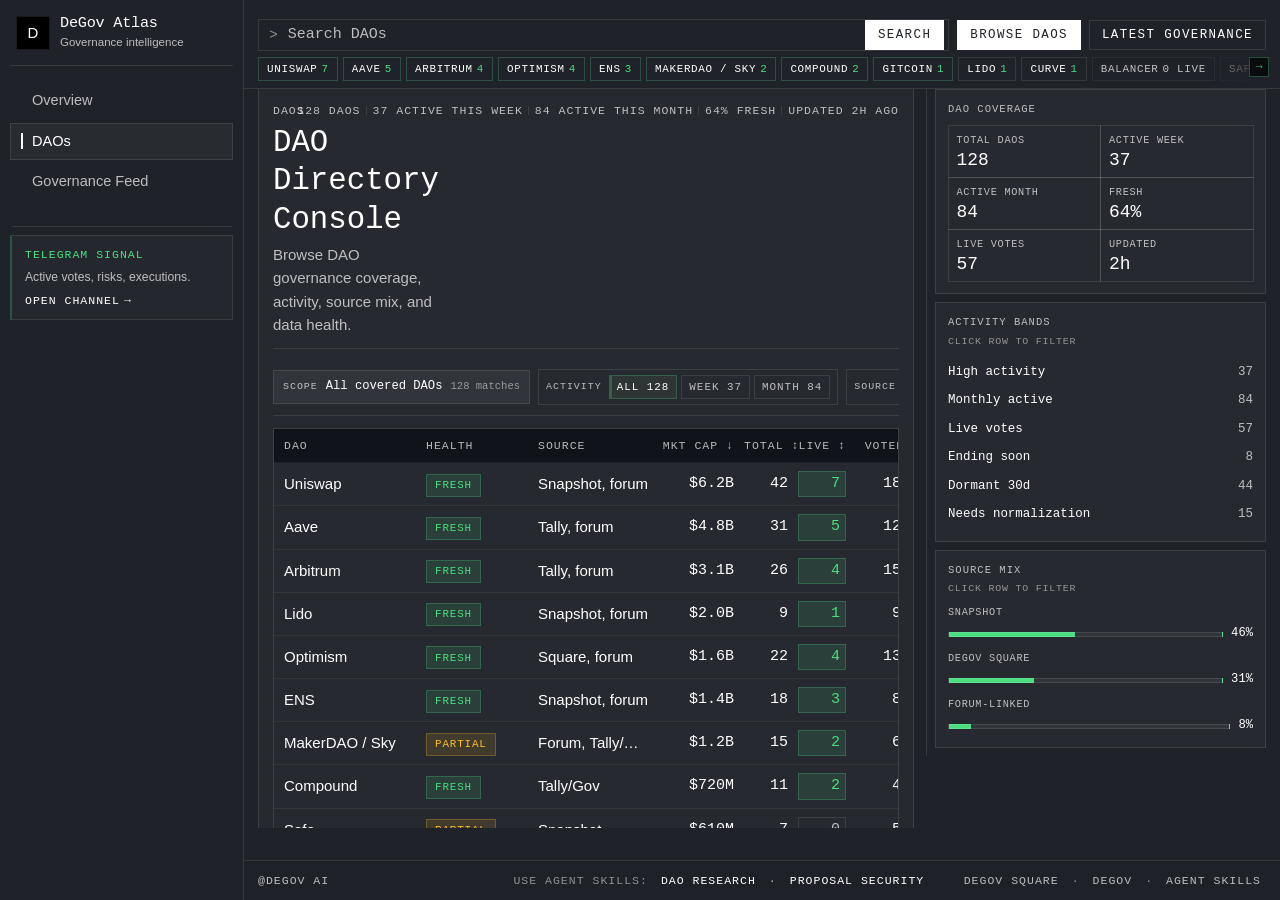
<file: dao-list.html>
<!doctype html>
<html lang="en">
<head>
<meta charset="utf-8">
<meta name="viewport" content="width=device-width, initial-scale=1">
<meta name="description" content="Clickable Atlas DAO directory prototype — filters above list, searchable, market-cap-first ordering.">
<title>DeGov Atlas DAO directory</title>
<link rel="stylesheet" href="atlas.css">
</head>
<body>
<a class="skip-link" href="#content">Skip to content</a>
<div class="atlas-shell">
<aside class="atlas-sidebar" aria-label="Atlas navigation">
<a class="brand" href="index.html" aria-label="DeGov Atlas home"><span class="brand-mark">D</span><span class="brand-copy"><strong>DeGov Atlas</strong><small>Governance intelligence</small></span></a>
<nav class="sidebar-nav" aria-label="Primary navigation"><a href="index.html"><span class="nav-marker" aria-hidden="true"></span><span>Overview</span></a>
<a href="dao-list.html" aria-current="page"><span class="nav-marker" aria-hidden="true"></span><span>DAOs</span></a>
<a href="governance-feed.html"><span class="nav-marker" aria-hidden="true"></span><span>Governance Feed</span></a></nav>
<div class="sidebar-section sidebar-briefing"><p class="sidebar-label">Telegram signal</p><p class="sidebar-briefing-copy">Active votes, risks, executions.</p><a class="sidebar-briefing-link" href="https://t.me/degov_realtime_signal" target="_blank" rel="noopener noreferrer">Open channel <span aria-hidden="true">→</span></a></div>
</aside>
<main id="content" class="atlas-main">
<section class="atlas-command-strip" aria-label="Atlas command strip">
  <div class="dashboard-topbar" aria-label="DAO search">
    <form class="dao-search" role="search" data-dao-search>
      <span class="dao-search-prompt" aria-hidden="true">&gt;</span>
      <input aria-label="Search DAOs" placeholder="Search DAOs" autocomplete="off" aria-autocomplete="list">
      <button type="submit">Search</button>
      <div class="search-assist" role="listbox" aria-label="Search suggestions">
        <div class="search-assist-group" aria-label="DAO suggestions" data-dao-result-group>
          <span class="search-assist-heading" data-search-heading>Recently active DAOs</span>
          <a class="search-assist-row is-selected" href="daos-detail.html" role="option" data-dao-option data-search="uniswap uni dex governance" data-default-rank="1"><span class="search-assist-marker" aria-hidden="true">&gt;</span><strong>Uniswap</strong><span>7 active proposals</span></a>
          <a class="search-assist-row" href="dao-list.html" role="option" data-dao-option data-search="aave lending risk parameters" data-default-rank="2"><span class="search-assist-marker" aria-hidden="true">&gt;</span><strong>Aave</strong><span>5 active proposals</span></a>
          <a class="search-assist-row" href="dao-list.html" role="option" data-dao-option data-search="arbitrum arb layer2 grants" data-default-rank="3"><span class="search-assist-marker" aria-hidden="true">&gt;</span><strong>Arbitrum</strong><span>4 active proposals</span></a>
          <a class="search-assist-row" href="dao-list.html" role="option" data-dao-option data-search="optimism op retro funding layer2" data-default-rank="4"><span class="search-assist-marker" aria-hidden="true">&gt;</span><strong>Optimism</strong><span>4 active proposals</span></a>
          <a class="search-assist-row" href="dao-list.html" role="option" data-dao-option data-search="ens ethereum name service service-provider budget" data-default-rank="5"><span class="search-assist-marker" aria-hidden="true">&gt;</span><strong>ENS</strong><span>3 active proposals</span></a>
          <a class="search-assist-row" href="dao-list.html" role="option" data-dao-option data-search="makerdao sky maker mkr dsr stablecoin" data-default-rank="6"><span class="search-assist-marker" aria-hidden="true">&gt;</span><strong>MakerDAO / Sky</strong><span>2 active proposals</span></a>
          <a class="search-assist-row" href="dao-list.html" role="option" data-dao-option data-search="compound comp governor market parameter" data-default-rank="7"><span class="search-assist-marker" aria-hidden="true">&gt;</span><strong>Compound</strong><span>2 active proposals</span></a>
          <a class="search-assist-row" href="dao-list.html" role="option" data-dao-option data-search="gitcoin grants public goods" data-default-rank="8"><span class="search-assist-marker" aria-hidden="true">&gt;</span><strong>Gitcoin</strong><span>1 active proposal</span></a>
          <a class="search-assist-row" href="dao-list.html" role="option" data-dao-option data-search="lido staking eth" data-default-rank="9"><span class="search-assist-marker" aria-hidden="true">&gt;</span><strong>Lido</strong><span>1 tracked</span></a>
          <a class="search-assist-row" href="dao-list.html" role="option" data-dao-option data-search="curve crv lending gauges" data-default-rank="10"><span class="search-assist-marker" aria-hidden="true">&gt;</span><strong>Curve</strong><span>Forum active</span></a>
          <a class="search-assist-row" href="dao-list.html" role="option" data-dao-option data-search="balancer bal ve bal gauge" data-default-rank="11"><span class="search-assist-marker" aria-hidden="true">&gt;</span><strong>Balancer</strong><span>Forum active</span></a>
          <a class="search-assist-row" href="dao-list.html" role="option" data-dao-option data-search="safe multisig treasury" data-default-rank="12"><span class="search-assist-marker" aria-hidden="true">&gt;</span><strong>Safe</strong><span>Monitoring</span></a>
          <a class="search-assist-row" href="dao-list.html" role="option" data-dao-option data-search="polygon matic forum" data-default-rank="13"><span class="search-assist-marker" aria-hidden="true">&gt;</span><strong>Polygon</strong><span>Tracked</span></a>
          <a class="search-assist-row" href="dao-list.html" role="option" data-dao-option data-search="starknet stark layer2" data-default-rank="14"><span class="search-assist-marker" aria-hidden="true">&gt;</span><strong>Starknet</strong><span>Tracked</span></a>
          <a class="search-assist-row" href="dao-list.html" role="option" data-dao-option data-search="scroll layer2 zk" data-default-rank="15"><span class="search-assist-marker" aria-hidden="true">&gt;</span><strong>Scroll</strong><span>Tracked</span></a>
          <p class="search-assist-empty" hidden>No DAO match. Try name, slug, ticker, or ecosystem tag.</p>
        </div>
        <div class="search-assist-group" aria-label="Governance pages and actions">
          <span class="search-assist-heading">Governance pages/actions</span>
          <a class="search-assist-row" href="dao-list.html" role="option"><span class="search-assist-marker" aria-hidden="true">·</span><strong>View all DAOs</strong><span>Directory</span></a>
          <a class="search-assist-row" href="governance-feed.html" role="option"><span class="search-assist-marker" aria-hidden="true">·</span><strong>Latest Governance</strong><span>Live feed</span></a>
        </div>
        <div class="search-assist-hint">↑↓ navigate · Enter select · Esc clear</div>
      </div>
    </form>
    <div class="topbar-actions"><a class="button dark" href="dao-list.html" aria-current="page">Browse DAOs</a><a class="button" href="governance-feed.html">Latest governance</a></div>
  </div>
  <nav class="market-strip" aria-label="Hot DAO navigation">
    <a class="chain-pill is-active" href="daos-detail.html">UNISWAP <span class="proposal-count">7</span><span class="dao-tooltip"><span>7 active proposals</span><strong>v4 growth budget renewal</strong><em>Updated 2h ago</em></span></a>
    <a class="chain-pill is-active" href="dao-list.html">AAVE <span class="proposal-count">5</span><span class="dao-tooltip"><span>5 active proposals</span><strong>Risk parameter update</strong><em>Updated 4h ago</em></span></a>
    <a class="chain-pill is-active" href="dao-list.html">ARBITRUM <span class="proposal-count">4</span><span class="dao-tooltip"><span>4 active proposals</span><strong>DAO grant program cohort</strong><em>Updated 8h ago</em></span></a>
    <a class="chain-pill is-active" href="dao-list.html">OPTIMISM <span class="proposal-count">4</span><span class="dao-tooltip"><span>4 active proposals</span><strong>Retro Funding round 6</strong><em>Updated 12h ago</em></span></a>
    <a class="chain-pill is-active" href="dao-list.html">ENS <span class="proposal-count">3</span><span class="dao-tooltip"><span>3 active proposals</span><strong>Resolver update discussion</strong><em>Updated 6h ago</em></span></a>
    <a class="chain-pill is-active" href="dao-list.html">MAKERDAO / SKY <span class="proposal-count">2</span><span class="dao-tooltip"><span>2 active proposals</span><strong>DSR rate adjustment</strong><em>Updated 1d ago</em></span></a>
    <a class="chain-pill is-active" href="dao-list.html">COMPOUND <span class="proposal-count">2</span><span class="dao-tooltip"><span>2 active proposals</span><strong>Market parameter update</strong><em>Updated 2d ago</em></span></a>
    <a class="chain-pill is-active" href="dao-list.html">GITCOIN <span class="proposal-count">1</span><span class="dao-tooltip"><span>1 active proposal</span><strong>Grants round operations</strong><em>Updated 3d ago</em></span></a>
    <a class="chain-pill" href="dao-list.html">LIDO <span class="proposal-count">1</span></a>
    <a class="chain-pill" href="dao-list.html">CURVE <span class="proposal-count">1</span></a>
    <a class="chain-pill is-zero-live" href="dao-list.html" aria-label="Balancer, no live proposals">BALANCER <span class="proposal-count">0 live</span></a>
    <a class="chain-pill is-zero-live" href="dao-list.html" aria-label="Safe, no live proposals">SAFE <span class="proposal-count">0 live</span></a>
    <a class="chain-pill is-zero-live" href="dao-list.html" aria-label="Polygon, no live proposals">POLYGON <span class="proposal-count">0 live</span></a>
    <a class="chain-pill is-zero-live" href="dao-list.html" aria-label="Starknet, no live proposals">STARKNET <span class="proposal-count">0 live</span></a>
    <a class="chain-pill is-zero-live" href="dao-list.html" aria-label="Scroll, no live proposals">SCROLL <span class="proposal-count">0 live</span></a>
  </nav>
</section>
<div class="atlas-dashboard dao-list-dashboard">
<div class="dao-directory-layout">
<!-- DAO directory console -->
<section class="panel table-panel dao-directory-console" aria-labelledby="dao-directory-console-title">
<div class="directory-console-head">
<div class="directory-console-title"><p class="eyebrow">DAOs</p><h1 id="dao-directory-console-title">DAO Directory Console</h1><p>Browse DAO governance coverage, activity, source mix, and data health.</p></div>
<div class="directory-console-status" aria-label="Directory dataset status"><span>128 DAOs</span><span>37 active this week</span><span>84 active this month</span><span>64% fresh</span><span>Updated 2h ago</span></div>
</div>
<form class="directory-filter-console directory-filter-console--compact" aria-label="Filter DAO directory">
<div class="directory-filter-summary" aria-label="Current directory view"><span>Scope</span><strong>All covered DAOs</strong><em>128 matches</em></div>
<div class="directory-control-row" aria-label="Directory filter controls">
<div class="filter-cluster filter-cluster--compact" aria-label="Activity filters"><span>Activity</span><div class="filter-chip-row"><button type="button" class="filter-chip is-active" aria-pressed="true">All 128</button><button type="button" class="filter-chip">Week 37</button><button type="button" class="filter-chip">Month 84</button></div></div>
<div class="filter-cluster filter-cluster--compact" aria-label="Source filters"><span>Source</span><div class="filter-chip-row"><button type="button" class="filter-chip">Snapshot 46%</button><button type="button" class="filter-chip">DEGOV SQUARE 31%</button><button type="button" class="filter-chip">Forum 8%</button></div></div>
<div class="filter-cluster filter-cluster--compact directory-order-cluster" aria-label="Sort DAO directory"><span>Order</span><div class="filter-chip-row order-chip-row"><button type="button" class="filter-chip order-chip is-active" aria-pressed="true">Market cap ↓</button><button type="button" class="filter-chip order-chip">Last proposal ↓</button><button type="button" class="filter-chip order-chip">Voters</button><button type="button" class="filter-chip order-chip">Total</button><button type="button" class="filter-chip order-chip">A–Z</button></div></div>
</div>
</form>
<div class="data-table dao-directory-table expanded compact" role="table" aria-label="DAO profiles">
<div class="data-row head" role="row"><span>DAO</span><span>Health</span><span>Source</span><span>Mkt cap ↓</span><span>Total ↕</span><span>Live ↕</span><span>Voters ↕</span><span>Last ↓</span></div>
<a class="data-row" href="daos-detail.html" role="row"><span><strong>Uniswap</strong></span><span><span class="state-pill state-fresh">Fresh</span></span><span>Snapshot, forum</span><span>$6.2B</span><span>42</span><span class="live-count">7</span><span>18.4k</span><span>2h ago</span></a>
<a class="data-row" href="daos-detail.html" role="row"><span><strong>Aave</strong></span><span><span class="state-pill state-fresh">Fresh</span></span><span>Tally, forum</span><span>$4.8B</span><span>31</span><span class="live-count">5</span><span>12.9k</span><span>4h ago</span></a>
<a class="data-row" href="daos-detail.html" role="row"><span><strong>Arbitrum</strong></span><span><span class="state-pill state-fresh">Fresh</span></span><span>Tally, forum</span><span>$3.1B</span><span>26</span><span class="live-count">4</span><span>15.6k</span><span>8h ago</span></a>
<a class="data-row" href="daos-detail.html" role="row"><span><strong>Lido</strong></span><span><span class="state-pill state-fresh">Fresh</span></span><span>Snapshot, forum</span><span>$2.0B</span><span>9</span><span class="live-count">1</span><span>9.8k</span><span>4d ago</span></a>
<a class="data-row" href="daos-detail.html" role="row"><span><strong>Optimism</strong></span><span><span class="state-pill state-fresh">Fresh</span></span><span>Square, forum</span><span>$1.6B</span><span>22</span><span class="live-count">4</span><span>13.1k</span><span>12h ago</span></a>
<a class="data-row" href="daos-detail.html" role="row"><span><strong>ENS</strong></span><span><span class="state-pill state-fresh">Fresh</span></span><span>Snapshot, forum</span><span>$1.4B</span><span>18</span><span class="live-count">3</span><span>8.2k</span><span>6h ago</span></a>
<a class="data-row" href="daos-detail.html" role="row"><span><strong>MakerDAO / Sky</strong></span><span><span class="state-pill state-partial">Partial</span></span><span>Forum, Tally/Gov</span><span>$1.2B</span><span>15</span><span class="live-count">2</span><span>6.7k</span><span>1d ago</span></a>
<a class="data-row" href="daos-detail.html" role="row"><span><strong>Compound</strong></span><span><span class="state-pill state-fresh">Fresh</span></span><span>Tally/Gov</span><span>$720M</span><span>11</span><span class="live-count">2</span><span>4.4k</span><span>2d ago</span></a>
<a class="data-row" href="daos-detail.html" role="row"><span><strong>Safe</strong></span><span><span class="state-pill state-partial">Partial</span></span><span>Snapshot</span><span>$610M</span><span>7</span><span class="live-count is-zero">0</span><span>5.6k</span><span>6d ago</span></a>
<a class="data-row" href="daos-detail.html" role="row"><span><strong>Polygon</strong></span><span><span class="state-pill state-not-normalized-yet">Normalize</span></span><span>Forum</span><span>$520M</span><span>6</span><span class="live-count is-zero">0</span><span>7.4k</span><span>1w ago</span></a>
<a class="data-row" href="daos-detail.html" role="row"><span><strong>Starknet</strong></span><span><span class="state-pill state-not-normalized-yet">Normalize</span></span><span>Forum, Snapshot</span><span>$460M</span><span>5</span><span class="live-count is-zero">0</span><span>4.1k</span><span>1w ago</span></a>
<a class="data-row" href="daos-detail.html" role="row"><span><strong>Gitcoin</strong></span><span><span class="state-pill state-partial">Partial</span></span><span>Snapshot, forum</span><span>$120M</span><span>13</span><span class="live-count">1</span><span>3.1k</span><span>3d ago</span></a>
<a class="data-row" href="daos-detail.html" role="row"><span><strong>Balancer</strong></span><span><span class="state-pill state-partial">Partial</span></span><span>Forum, Snapshot</span><span>$96M</span><span>8</span><span class="live-count is-zero">0</span><span>2.2k</span><span>5d ago</span></a>
<a class="data-row" href="daos-detail.html" role="row"><span><strong>Scroll</strong></span><span><span class="state-pill state-not-normalized-yet">Normalize</span></span><span>Forum</span><span>$84M</span><span>4</span><span class="live-count is-zero">0</span><span>2.7k</span><span>2w ago</span></a>
</div>
</section>
<aside class="feed-data-panel dao-data-panel" aria-label="DAO directory data panel">
<div class="data-panel-card" aria-label="DAO coverage snapshot">
<p class="data-panel-label">DAO Coverage</p>
<dl class="data-panel-metrics">
<div><dt>Total DAOs</dt><dd>128</dd></div>
<div><dt>Active week</dt><dd>37</dd></div>
<div><dt>Active month</dt><dd>84</dd></div>
<div><dt>Fresh</dt><dd>64%</dd></div>
<div><dt>Live votes</dt><dd>57</dd></div>
<div><dt>Updated</dt><dd>2h</dd></div>
</dl>
</div>
<div class="data-panel-card" aria-label="DAO activity bands">
<p class="data-panel-label">Activity Bands</p>
<p class="data-panel-hint">Click row to filter</p>
<ol class="data-panel-dao-list dao-band-list">
<li><a href="dao-list.html"><strong>High activity</strong><span>37</span></a></li>
<li><a href="dao-list.html"><strong>Monthly active</strong><span>84</span></a></li>
<li><a href="dao-list.html"><strong>Live votes</strong><span>57</span></a></li>
<li><a href="dao-list.html"><strong>Ending soon</strong><span>8</span></a></li>
<li><a href="dao-list.html"><strong>Dormant 30d</strong><span>44</span></a></li>
<li><a href="dao-list.html"><strong>Needs normalization</strong><span>15</span></a></li>
</ol>
</div>
<div class="data-panel-card" aria-label="DAO source mix">
<p class="data-panel-label">Source Mix</p>
<p class="data-panel-hint">Click row to filter</p>
<dl class="data-panel-breakdown">
<div><dt>Snapshot</dt><dd><span style="--bar: 46%"></span><strong>46%</strong></dd></div>
<div><dt>DeGov Square</dt><dd><span style="--bar: 31%"></span><strong>31%</strong></dd></div>
<div><dt>Forum-linked</dt><dd><span style="--bar: 8%"></span><strong>8%</strong></dd></div>
</dl>
</div>
</aside>
</div>
<!-- States (hidden by default — shown when filters return empty or source fails) -->
<section class="content-grid two-col dao-list-states">
<article class="empty-state" role="status"><h2>No matching DAOs</h2><p>Empty state shown when filters return no DAO profiles. Broaden the query or reset filters.</p><a class="button small" href="dao-list.html">Reset filters</a></article>
<article class="error-state" role="alert"><h2>Source unavailable</h2><p>Directory source request failed. Current filters stay visible for retry.</p><div class="error-actions"><button class="button dark">Retry</button></div></article>
</section>
</div>
<footer class="atlas-footer" aria-label="DeGov Atlas footer">
  <div class="atlas-footer-line">
    <span class="footer-brand">@DeGov AI</span>
    <nav class="footer-skill-guide" aria-label="Agent skill shortcuts"><span>Use agent skills:</span><a href="https://github.com/ringecosystem/degov-agent-skills/tree/main/skills/dao-governance-research" target="_blank" rel="noopener noreferrer">DAO research</a><span aria-hidden="true">·</span><a href="https://github.com/ringecosystem/degov-agent-skills/tree/main/skills/dao-governance-security" target="_blank" rel="noopener noreferrer">Proposal security</a></nav>
    <nav class="footer-links" aria-label="Footer navigation"><a href="https://square.degov.ai/">DeGov Square</a><span aria-hidden="true">·</span><a href="https://degov.ai/">DeGov</a><span aria-hidden="true">·</span><a href="https://github.com/ringecosystem/degov-agent-skills">Agent Skills</a></nav>
  </div>
</footer>
</main>
<nav class="mobile-tab-bar" aria-label="Mobile primary navigation"><a href="index.html"><span class="nav-icon">H</span>Overview</a>
<a href="dao-list.html" aria-current="page"><span class="nav-icon">D</span>DAOs</a>
<a href="governance-feed.html"><span class="nav-icon">G</span>Feed</a></nav>
</div>
</body>
</html>
</file>
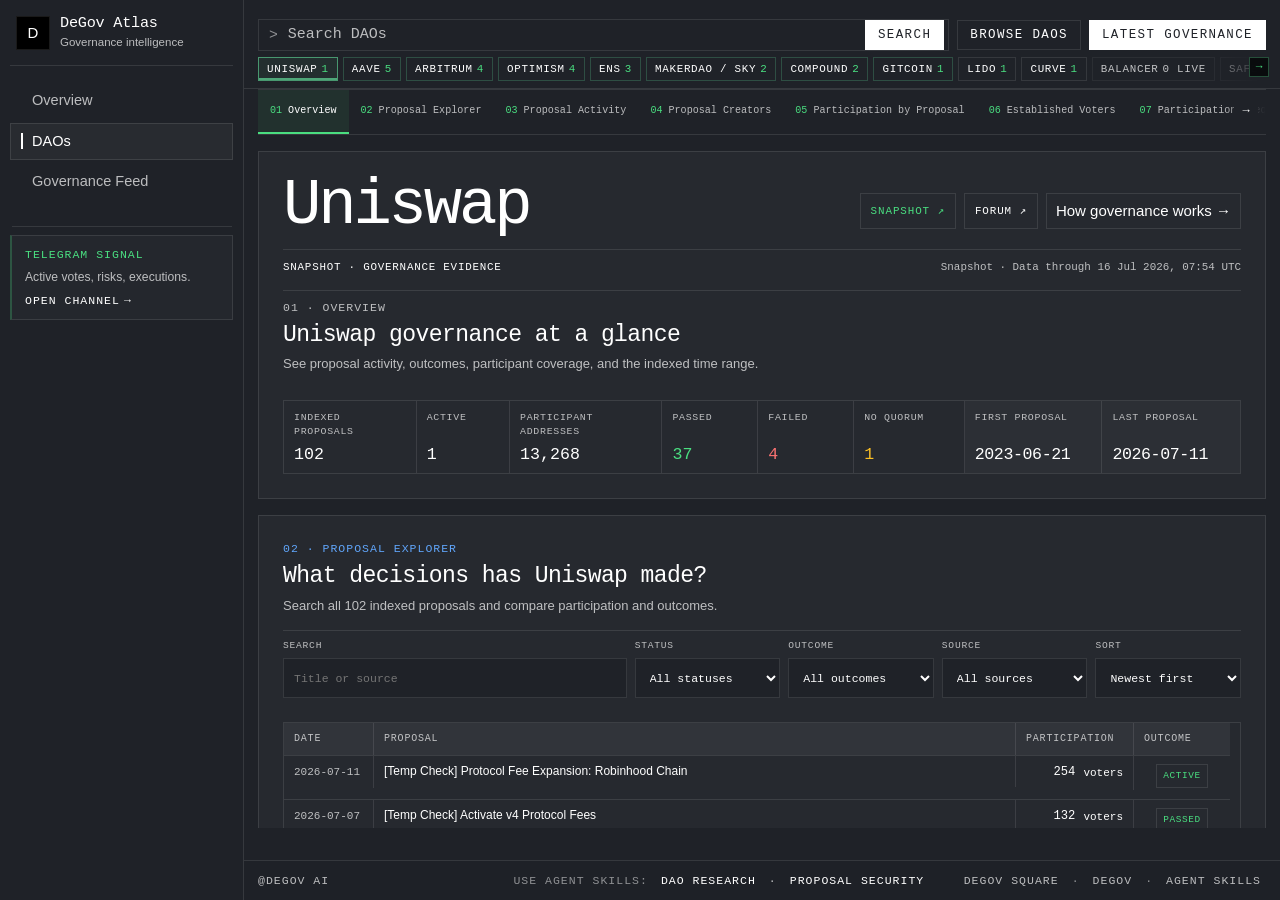
<file: daos-detail.html>
<!doctype html>
<html lang="en">
<head>
<meta charset="utf-8">
<meta name="viewport" content="width=device-width, initial-scale=1">
<meta name="description" content="DeGov Atlas single DAO governance profile for Uniswap.">
<title>Uniswap — DeGov Atlas DAO detail</title>
<link rel="icon" href="data:,">
<link rel="stylesheet" href="atlas.css?v=dao-ui-system-20260720-1">
</head>
<body>
<a class="skip-link" href="#content">Skip to content</a>
<div class="atlas-shell">
<aside class="atlas-sidebar" aria-label="Atlas navigation">
<a class="brand" href="index.html" aria-label="DeGov Atlas home"><span class="brand-mark">D</span><span class="brand-copy"><strong>DeGov Atlas</strong><small>Governance intelligence</small></span></a>
<nav class="sidebar-nav" aria-label="Primary navigation"><a href="index.html"><span class="nav-marker" aria-hidden="true"></span><span>Overview</span></a>
<a href="dao-list.html" aria-current="page"><span class="nav-marker" aria-hidden="true"></span><span>DAOs</span></a>
<a href="governance-feed.html"><span class="nav-marker" aria-hidden="true"></span><span>Governance Feed</span></a></nav>
<div class="sidebar-section sidebar-briefing"><p class="sidebar-label">Telegram signal</p><p class="sidebar-briefing-copy">Active votes, risks, executions.</p><a class="sidebar-briefing-link" href="https://t.me/degov_realtime_signal" target="_blank" rel="noopener noreferrer">Open channel <span aria-hidden="true">→</span></a></div>
</aside>
<main id="content" class="atlas-main">
<section class="atlas-command-strip" aria-label="Atlas command strip">
  <div class="dashboard-topbar" aria-label="DAO search">
    <form class="dao-search" role="search" data-dao-search>
      <span class="dao-search-prompt" aria-hidden="true">&gt;</span>
      <input aria-label="Search DAOs" placeholder="Search DAOs" autocomplete="off" aria-autocomplete="list">
      <button type="submit">Search</button>
      <div class="search-assist" role="listbox" aria-label="Search suggestions">
        <div class="search-assist-group" aria-label="DAO suggestions" data-dao-result-group>
          <span class="search-assist-heading" data-search-heading>Recently active DAOs</span>
          <a class="search-assist-row is-selected" href="daos-detail.html" role="option" data-dao-option data-search="uniswap uni dex governance" data-default-rank="1"><span class="search-assist-marker" aria-hidden="true">&gt;</span><strong>Uniswap</strong><span>1 active proposal</span></a>
          <a class="search-assist-row" href="dao-list.html" role="option" data-dao-option data-search="aave lending risk parameters" data-default-rank="2"><span class="search-assist-marker" aria-hidden="true">&gt;</span><strong>Aave</strong><span>5 active proposals</span></a>
          <a class="search-assist-row" href="dao-list.html" role="option" data-dao-option data-search="arbitrum arb layer2 grants" data-default-rank="3"><span class="search-assist-marker" aria-hidden="true">&gt;</span><strong>Arbitrum</strong><span>4 active proposals</span></a>
          <a class="search-assist-row" href="dao-list.html" role="option" data-dao-option data-search="optimism op retro funding layer2" data-default-rank="4"><span class="search-assist-marker" aria-hidden="true">&gt;</span><strong>Optimism</strong><span>4 active proposals</span></a>
          <a class="search-assist-row" href="dao-list.html" role="option" data-dao-option data-search="ens ethereum name service service-provider budget" data-default-rank="5"><span class="search-assist-marker" aria-hidden="true">&gt;</span><strong>ENS</strong><span>3 active proposals</span></a>
          <a class="search-assist-row" href="dao-list.html" role="option" data-dao-option data-search="makerdao sky maker mkr dsr stablecoin" data-default-rank="6"><span class="search-assist-marker" aria-hidden="true">&gt;</span><strong>MakerDAO / Sky</strong><span>2 active proposals</span></a>
          <a class="search-assist-row" href="dao-list.html" role="option" data-dao-option data-search="compound comp governor market parameter" data-default-rank="7"><span class="search-assist-marker" aria-hidden="true">&gt;</span><strong>Compound</strong><span>2 active proposals</span></a>
          <a class="search-assist-row" href="dao-list.html" role="option" data-dao-option data-search="gitcoin grants public goods" data-default-rank="8"><span class="search-assist-marker" aria-hidden="true">&gt;</span><strong>Gitcoin</strong><span>1 active proposal</span></a>
          <a class="search-assist-row" href="dao-list.html" role="option" data-dao-option data-search="lido staking eth" data-default-rank="9"><span class="search-assist-marker" aria-hidden="true">&gt;</span><strong>Lido</strong><span>1 tracked</span></a>
          <a class="search-assist-row" href="dao-list.html" role="option" data-dao-option data-search="curve crv lending gauges" data-default-rank="10"><span class="search-assist-marker" aria-hidden="true">&gt;</span><strong>Curve</strong><span>Forum active</span></a>
          <a class="search-assist-row" href="dao-list.html" role="option" data-dao-option data-search="balancer bal ve bal gauge" data-default-rank="11"><span class="search-assist-marker" aria-hidden="true">&gt;</span><strong>Balancer</strong><span>Forum active</span></a>
          <a class="search-assist-row" href="dao-list.html" role="option" data-dao-option data-search="safe multisig treasury" data-default-rank="12"><span class="search-assist-marker" aria-hidden="true">&gt;</span><strong>Safe</strong><span>Monitoring</span></a>
          <a class="search-assist-row" href="dao-list.html" role="option" data-dao-option data-search="polygon matic forum" data-default-rank="13"><span class="search-assist-marker" aria-hidden="true">&gt;</span><strong>Polygon</strong><span>Tracked</span></a>
          <a class="search-assist-row" href="dao-list.html" role="option" data-dao-option data-search="starknet stark layer2" data-default-rank="14"><span class="search-assist-marker" aria-hidden="true">&gt;</span><strong>Starknet</strong><span>Tracked</span></a>
          <a class="search-assist-row" href="dao-list.html" role="option" data-dao-option data-search="scroll layer2 zk" data-default-rank="15"><span class="search-assist-marker" aria-hidden="true">&gt;</span><strong>Scroll</strong><span>Tracked</span></a>
          <p class="search-assist-empty" hidden>No DAO match. Try name, slug, ticker, or ecosystem tag.</p>
        </div>
        <div class="search-assist-group" aria-label="Governance pages and actions">
          <span class="search-assist-heading">Governance pages/actions</span>
          <a class="search-assist-row" href="dao-list.html" role="option"><span class="search-assist-marker" aria-hidden="true">·</span><strong>View all DAOs</strong><span>Directory</span></a>
          <a class="search-assist-row" href="governance-feed.html" role="option"><span class="search-assist-marker" aria-hidden="true">·</span><strong>Latest Governance</strong><span>Live feed</span></a>
        </div>
        <div class="search-assist-hint">↑↓ navigate · Enter select · Esc clear</div>
      </div>
    </form>
    <div class="topbar-actions"><a class="button" href="dao-list.html">Browse DAOs</a><a class="button dark" href="governance-feed.html">Latest governance</a></div>
  </div>
  <nav class="market-strip" aria-label="Hot DAO navigation">
    <a class="chain-pill is-active is-current-dao" href="daos-detail.html" aria-current="page">UNISWAP <span class="proposal-count">1</span><span class="dao-tooltip"><span>1 active proposal</span><strong>v4 growth budget renewal</strong><em>Updated 2h ago</em></span></a>
    <a class="chain-pill is-active" href="dao-list.html">AAVE <span class="proposal-count">5</span><span class="dao-tooltip"><span>5 active proposals</span><strong>Risk parameter update</strong><em>Updated 4h ago</em></span></a>
    <a class="chain-pill is-active" href="dao-list.html">ARBITRUM <span class="proposal-count">4</span><span class="dao-tooltip"><span>4 active proposals</span><strong>DAO grant program cohort</strong><em>Updated 8h ago</em></span></a>
    <a class="chain-pill is-active" href="dao-list.html">OPTIMISM <span class="proposal-count">4</span><span class="dao-tooltip"><span>4 active proposals</span><strong>Retro Funding round 6</strong><em>Updated 12h ago</em></span></a>
    <a class="chain-pill is-active" href="dao-list.html">ENS <span class="proposal-count">3</span><span class="dao-tooltip"><span>3 active proposals</span><strong>Resolver update discussion</strong><em>Updated 6h ago</em></span></a>
    <a class="chain-pill is-active" href="dao-list.html">MAKERDAO / SKY <span class="proposal-count">2</span><span class="dao-tooltip"><span>2 active proposals</span><strong>DSR rate adjustment</strong><em>Updated 1d ago</em></span></a>
    <a class="chain-pill is-active" href="dao-list.html">COMPOUND <span class="proposal-count">2</span><span class="dao-tooltip"><span>2 active proposals</span><strong>Market parameter update</strong><em>Updated 2d ago</em></span></a>
    <a class="chain-pill is-active" href="dao-list.html">GITCOIN <span class="proposal-count">1</span><span class="dao-tooltip"><span>1 active proposal</span><strong>Grants round operations</strong><em>Updated 3d ago</em></span></a>
    <a class="chain-pill" href="dao-list.html">LIDO <span class="proposal-count">1</span></a>
    <a class="chain-pill" href="dao-list.html">CURVE <span class="proposal-count">1</span></a>
    <a class="chain-pill is-zero-live" href="dao-list.html" aria-label="Balancer, no live proposals">BALANCER <span class="proposal-count">0 live</span></a>
    <a class="chain-pill is-zero-live" href="dao-list.html" aria-label="Safe, no live proposals">SAFE <span class="proposal-count">0 live</span></a>
    <a class="chain-pill is-zero-live" href="dao-list.html" aria-label="Polygon, no live proposals">POLYGON <span class="proposal-count">0 live</span></a>
    <a class="chain-pill is-zero-live" href="dao-list.html" aria-label="Starknet, no live proposals">STARKNET <span class="proposal-count">0 live</span></a>
    <a class="chain-pill is-zero-live" href="dao-list.html" aria-label="Scroll, no live proposals">SCROLL <span class="proposal-count">0 live</span></a>
  </nav>
</section>
<div class="dao-detail-stage" data-od-id="dao-detail-stage">
<nav class="dao-section-nav" aria-label="DAO data index" data-dao-data-index-tablet></nav>
<div class="dao-section-selector" data-dao-data-index-mobile></div>
<div class="atlas-dashboard dao-detail-dashboard" data-od-id="dao-detail-dashboard">
  <section id="dao-overview" class="dao-section dao-data-card dao-overview-section" aria-labelledby="dao-overview-title" data-od-id="dao-overview-section">
    <div class="dao-overview-brandbar">
      <div class="dao-title-line">
        <h1 data-od-id="dao-title">Uniswap</h1>
        <nav class="dao-source-links" aria-label="Uniswap governance source links">
          <a class="dao-source-link" href="https://snapshot.org/#/uniswapgovernance.eth" target="_blank" rel="noopener noreferrer">Snapshot ↗</a>
          <a class="dao-source-link" href="https://gov.uniswap.org/" target="_blank" rel="noopener noreferrer">Forum ↗</a>
          <button class="dao-mechanism-trigger" type="button" data-governance-mechanism>How governance works →</button>
        </nav>
      </div>
      <div class="dao-sample-meta" aria-label="Snapshot data coverage">
        <strong>Snapshot · Governance evidence</strong>
        <span data-dao-updated>Loading data date…</span>
      </div>
    </div>
    <header class="dao-card-header">
      <p class="eyebrow">01 · Overview</p>
      <h2 id="dao-overview-title">Uniswap governance at a glance</h2>
      <p class="dao-card-summary">See proposal activity, outcomes, participant coverage, and the indexed time range.</p>
    </header>
    <div class="dao-overview-metrics" aria-label="Uniswap governance overview" data-overview-metrics></div>
  </section>

  <section id="proposal-explorer" class="dao-section dao-data-card proposal-explorer-section" aria-labelledby="proposal-explorer-title" data-od-id="proposal-explorer-list">
    <header class="proposal-explorer-header">
      <div class="dao-card-header">
        <p class="eyebrow">02 · Proposal Explorer</p>
        <h2 id="proposal-explorer-title">What decisions has Uniswap made?</h2>
        <p class="dao-card-summary">Search all 102 indexed proposals and compare participation and outcomes.</p>
      </div>
    </header>

    <form class="proposal-controls" aria-label="Proposal explorer filters" data-proposal-controls>
      <label class="proposal-search-control"><span>Search</span><input type="search" name="search" placeholder="Title or source" autocomplete="off" aria-label="Search indexed proposals"></label>
      <label><span>Status</span><select name="status" aria-label="Filter by lifecycle status"><option value="all">All statuses</option><option value="active">Active</option><option value="closed">Closed</option></select></label>
      <label><span>Outcome</span><select name="outcome" aria-label="Filter by proposal outcome"><option value="all">All outcomes</option><option value="passed">Passed</option><option value="failed">Failed</option><option value="no_quorum">No quorum</option><option value="unknown">Unknown</option></select></label>
      <label><span>Source</span><select name="source" aria-label="Filter by proposal source"><option value="all">All sources</option></select></label>
      <label><span>Sort</span><select name="sort" aria-label="Sort indexed proposals"><option value="newest">Newest first</option><option value="oldest">Oldest first</option><option value="voters">Most voters</option><option value="power">Most voting power</option></select></label>
    </form>

    <div class="proposal-ledger proposal-horizontal-scroll" tabindex="0" role="region" aria-label="Indexed proposals. Select any single-line proposal row to open its detail." aria-live="polite" data-od-id="proposal-ledger-scroll">
      <div class="proposal-ledger-head" aria-hidden="true"><span>Date</span><span>Proposal</span><span>Participation</span><span>Outcome</span></div>
      <div class="proposal-ledger-rows" role="list" aria-label="Indexed proposals" data-proposal-rows></div>
      <div class="proposal-empty" hidden data-proposal-empty>No indexed proposal rows match these filters.</div>
    </div>
    <footer class="proposal-explorer-footer">
      <button class="button dark proposal-load-more" type="button" data-proposal-load-more>Load 20 more proposals</button>
    </footer>
  </section>

  <section id="proposal-activity" class="dao-section dao-data-card proposal-activity-section" aria-labelledby="proposal-activity-title" data-od-id="proposal-activity-module">
    <div class="dao-module-head">
      <div class="dao-card-header"><p class="eyebrow">03 · Proposal Activity</p><h2 id="proposal-activity-title">When were proposals created?</h2><p class="dao-card-summary">Each bar shows proposals created in one UTC month; select a bar to open that month’s list.</p></div>
      <strong class="dao-card-meta">Monthly indexed proposals</strong>
    </div>
    <div class="proposal-horizontal-scroll proposal-activity-scroll" tabindex="0" role="region" aria-label="Monthly indexed proposals created. Scroll horizontally to review all months." data-od-id="proposal-activity-scroll">
      <div class="proposal-histogram" data-proposal-histogram></div>
    </div>
  </section>

  <section id="proposal-creators" class="dao-section dao-data-card proposal-creators-module" aria-labelledby="proposal-creators-title" data-od-id="proposal-creators-module">
    <div class="dao-module-head"><div class="dao-card-header"><p class="eyebrow">04 · Proposal Creators</p><h2 id="proposal-creators-title">Who creates proposals most often?</h2><p class="dao-card-summary">26 creator addresses authored 102 indexed proposals; the top two authored 42.</p></div><strong class="dao-card-meta" data-creator-coverage>Indexed scope</strong></div>

    <div class="proposal-creators-ledger" data-proposal-creators></div>
    <p class="module-note" data-creator-note></p>
  </section>

  <section id="proposal-timeline" class="dao-section dao-data-card proposal-time-module" aria-labelledby="proposal-timeline-title" data-od-id="proposal-time-module">
    <div class="dao-module-head">
      <div class="dao-card-header"><p class="eyebrow">05 · Participation by Proposal</p><h2 id="proposal-timeline-title">Which proposals attracted the most voters?</h2><p class="dao-card-summary">Unique voter addresses per proposal. Select a bar for details.</p></div>
      <strong class="dao-card-meta" data-proposal-time-total>Indexed proposals</strong>
    </div>
    <div class="proposal-time-chart" data-proposal-time-chart></div>
  </section>

  <div class="dao-analysis-group" data-od-id="voter-analysis-group">
    <header class="dao-analysis-group-header"><p class="eyebrow">Voter analysis · Participation and voting power</p></header>
    <div class="voter-analysis-grid">
  <section id="top-voters" class="dao-section dao-data-card top-voters-module" aria-labelledby="top-voters-title" data-od-id="top-voters-module">
    <div class="dao-module-head">
      <div class="dao-card-header"><p class="eyebrow">06 · Established Voters</p><h2 id="top-voters-title">Which voters participate most often?</h2><p class="dao-card-summary">Compare how often repeat voters joined and how much voting power they used.</p></div>
    </div>
    <div class="top-voters-ledger" data-top-voters></div>
  </section>

  <section id="voting-depth" class="dao-section dao-data-card voting-depth-module" aria-labelledby="voting-depth-title" data-od-id="voting-depth-module">
    <div class="dao-module-head"><div class="dao-card-header"><p class="eyebrow">07 · Participation Frequency</p><h2 id="voting-depth-title">How often do voters return?</h2><p class="dao-card-summary">9,528 addresses voted in 1–5 proposals; 754 voted in 21 or more.</p></div><strong class="dao-card-meta" data-voting-depth-total></strong></div>
    <div class="distribution-table-head participation-frequency-head" aria-hidden="true"><span>Proposals joined</span><span>Distribution</span><strong>Addresses</strong><em>Share</em></div>
    <div class="voting-depth-bars" data-voting-depth></div>
  </section>

  <section id="power-distribution" class="dao-section dao-data-card typical-power-module" aria-labelledby="power-distribution-title" data-od-id="typical-power-module">
    <div class="dao-module-head"><div class="dao-card-header"><p class="eyebrow">08 · Typical Voting Power</p><h2 id="power-distribution-title">How much voting power does a typical voter use?</h2><p class="dao-card-summary">Most addresses used an average of less than 10 Snapshot VP in the proposals they joined.</p></div></div>

    <div class="distribution-table-head typical-power-head" data-od-id="path-1-1-1-2-5-1-2-1" aria-label="Typical voting power table header">
      <span>Average VP</span>
      <span>Distribution</span>
      <strong>Addresses</strong>
      <em>Share</em>
    </div>
    <div class="typical-power-buckets" data-typical-power></div>
  </section>

  <section id="voter-concentration" class="dao-section dao-data-card concentration-module" aria-labelledby="voter-concentration-title" data-od-id="voter-concentration-module">
    <div class="dao-module-head"><div class="dao-card-header"><p class="eyebrow">09 · Power Concentration</p><h2 id="voter-concentration-title">How concentrated is voting power?</h2><p class="dao-card-summary">The top 10 addresses supplied 70.53% of recorded Snapshot voting power across 101 proposals.</p></div></div>

    <div class="concentration-highlights" data-concentration-highlights></div>
    <div class="concentration-curve" role="img" aria-label="Cumulative exercised observed voting-power share by ranked voter prefix" data-concentration-curve></div>

  </section>
    </div>
  </div>
</div>
<aside class="dao-data-index" aria-label="DAO data index" data-dao-data-index-desktop data-od-id="dao-data-index"></aside>
</div>
<footer class="atlas-footer" aria-label="DeGov Atlas footer">
  <div class="atlas-footer-line">
    <span class="footer-brand">@DeGov AI</span>
    <nav class="footer-skill-guide" aria-label="Agent skill shortcuts"><span>Use agent skills:</span><a href="https://github.com/ringecosystem/degov-agent-skills/tree/main/skills/dao-governance-research" target="_blank" rel="noopener noreferrer">DAO research</a><span aria-hidden="true">·</span><a href="https://github.com/ringecosystem/degov-agent-skills/tree/main/skills/dao-governance-security" target="_blank" rel="noopener noreferrer">Proposal security</a></nav>
    <nav class="footer-links" aria-label="Footer navigation"><a href="https://square.degov.ai/">DeGov Square</a><span aria-hidden="true">·</span><a href="https://degov.ai/">DeGov</a><span aria-hidden="true">·</span><a href="https://github.com/ringecosystem/degov-agent-skills">Agent Skills</a></nav>
  </div>
</footer>
</main>
<nav class="mobile-tab-bar" aria-label="Mobile primary navigation"><a href="index.html"><span class="nav-icon">H</span>Overview</a>
<a href="dao-list.html" aria-current="page"><span class="nav-icon">D</span>DAOs</a>
<a href="governance-feed.html"><span class="nav-icon">G</span>Feed</a></nav>
</div>
<div id="event-detail-panel" class="event-detail-panel" role="dialog" aria-label="Governance proposal detail" aria-hidden="true" inert>
  <div class="event-panel-backdrop" data-panel-close></div>
  <div class="event-panel-content">
    <div class="event-panel-body" id="event-panel-body"></div>
  </div>
</div>
<script src="atlas.js?v=dao-ui-system-20260720-1" defer></script>
</body>
</html>
</file>
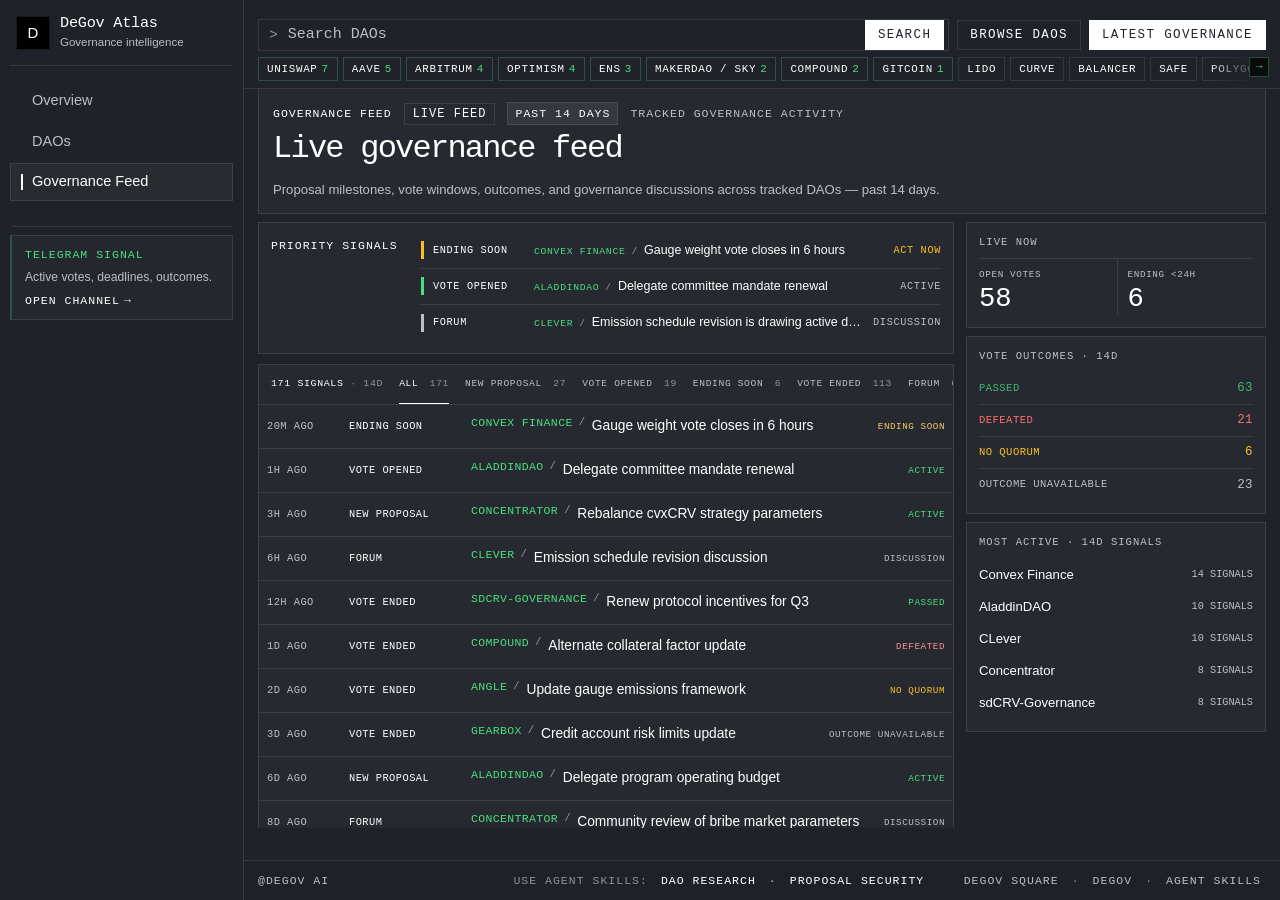
<file: governance-feed.html>
<!doctype html>
<html lang="en">
<head>
<meta charset="utf-8">
<meta name="viewport" content="width=device-width, initial-scale=1">
<meta name="description" content="Live governance feed — proposal milestones, vote windows, outcomes, and governance discussions across tracked DAOs over the past 14 days.">
<title>DeGov Atlas · Governance feed</title>
<link rel="stylesheet" href="atlas.css">
</head>
<body class="governance-feed-page">
<a class="skip-link" href="#content">Skip to content</a>
<div class="atlas-shell">
<aside class="atlas-sidebar" aria-label="Atlas navigation">
<a class="brand" href="index.html" aria-label="DeGov Atlas home"><span class="brand-mark">D</span><span class="brand-copy"><strong>DeGov Atlas</strong><small>Governance intelligence</small></span></a>
<nav class="sidebar-nav" aria-label="Primary navigation">
<a href="index.html"><span class="nav-marker" aria-hidden="true"></span><span>Overview</span></a>
<a href="dao-list.html"><span class="nav-marker" aria-hidden="true"></span><span>DAOs</span></a>
<a href="governance-feed.html" aria-current="page"><span class="nav-marker" aria-hidden="true"></span><span>Governance Feed</span></a>
</nav>
<div class="sidebar-section sidebar-briefing">
<p class="sidebar-label">Telegram signal</p>
<p class="sidebar-briefing-copy">Active votes, deadlines, outcomes.</p>
<a class="sidebar-briefing-link" href="https://t.me/degov_realtime_signal" target="_blank" rel="noopener noreferrer">Open channel <span aria-hidden="true">→</span></a>
</div>
</aside>
<main id="content" class="atlas-main">
<section class="atlas-command-strip" aria-label="Atlas command strip">
  <div class="dashboard-topbar" aria-label="DAO search">
    <form class="dao-search" role="search" data-dao-search>
      <span class="dao-search-prompt" aria-hidden="true">&gt;</span>
      <input aria-label="Search DAOs" placeholder="Search DAOs" autocomplete="off" aria-autocomplete="list">
      <button type="submit">Search</button>
      <div class="search-assist" role="listbox" aria-label="Search suggestions">
        <div class="search-assist-group" aria-label="DAO suggestions" data-dao-result-group>
          <span class="search-assist-heading" data-search-heading>Recently active DAOs</span>
          <a class="search-assist-row is-selected" href="daos-detail.html" role="option" data-dao-option data-search="uniswap uni dex governance" data-default-rank="1"><span class="search-assist-marker" aria-hidden="true">&gt;</span><strong>Uniswap</strong><span>7 active proposals</span></a>
          <a class="search-assist-row" href="dao-list.html" role="option" data-dao-option data-search="aave lending risk parameters" data-default-rank="2"><span class="search-assist-marker" aria-hidden="true">&gt;</span><strong>Aave</strong><span>5 active proposals</span></a>
          <a class="search-assist-row" href="dao-list.html" role="option" data-dao-option data-search="arbitrum arb layer2 grants" data-default-rank="3"><span class="search-assist-marker" aria-hidden="true">&gt;</span><strong>Arbitrum</strong><span>4 active proposals</span></a>
          <a class="search-assist-row" href="dao-list.html" role="option" data-dao-option data-search="optimism op retro funding layer2" data-default-rank="4"><span class="search-assist-marker" aria-hidden="true">&gt;</span><strong>Optimism</strong><span>4 active proposals</span></a>
          <a class="search-assist-row" href="dao-list.html" role="option" data-dao-option data-search="ens ethereum name service service-provider budget" data-default-rank="5"><span class="search-assist-marker" aria-hidden="true">&gt;</span><strong>ENS</strong><span>3 active proposals</span></a>
          <a class="search-assist-row" href="dao-list.html" role="option" data-dao-option data-search="makerdao sky maker mkr dsr stablecoin" data-default-rank="6"><span class="search-assist-marker" aria-hidden="true">&gt;</span><strong>MakerDAO / Sky</strong><span>2 active proposals</span></a>
          <a class="search-assist-row" href="dao-list.html" role="option" data-dao-option data-search="compound comp governor market parameter" data-default-rank="7"><span class="search-assist-marker" aria-hidden="true">&gt;</span><strong>Compound</strong><span>2 active proposals</span></a>
          <a class="search-assist-row" href="dao-list.html" role="option" data-dao-option data-search="gitcoin grants public goods" data-default-rank="8"><span class="search-assist-marker" aria-hidden="true">&gt;</span><strong>Gitcoin</strong><span>1 active proposal</span></a>
          <a class="search-assist-row" href="dao-list.html" role="option" data-dao-option data-search="lido staking eth" data-default-rank="9"><span class="search-assist-marker" aria-hidden="true">&gt;</span><strong>Lido</strong><span>1 tracked</span></a>
          <a class="search-assist-row" href="dao-list.html" role="option" data-dao-option data-search="curve crv lending gauges" data-default-rank="10"><span class="search-assist-marker" aria-hidden="true">&gt;</span><strong>Curve</strong><span>Forum active</span></a>
          <a class="search-assist-row" href="dao-list.html" role="option" data-dao-option data-search="balancer bal ve bal gauge" data-default-rank="11"><span class="search-assist-marker" aria-hidden="true">&gt;</span><strong>Balancer</strong><span>Forum active</span></a>
          <a class="search-assist-row" href="dao-list.html" role="option" data-dao-option data-search="safe multisig governance" data-default-rank="12"><span class="search-assist-marker" aria-hidden="true">&gt;</span><strong>Safe</strong><span>Monitoring</span></a>
          <a class="search-assist-row" href="dao-list.html" role="option" data-dao-option data-search="polygon matic forum" data-default-rank="13"><span class="search-assist-marker" aria-hidden="true">&gt;</span><strong>Polygon</strong><span>Tracked</span></a>
          <a class="search-assist-row" href="dao-list.html" role="option" data-dao-option data-search="starknet stark layer2" data-default-rank="14"><span class="search-assist-marker" aria-hidden="true">&gt;</span><strong>Starknet</strong><span>Tracked</span></a>
          <a class="search-assist-row" href="dao-list.html" role="option" data-dao-option data-search="scroll layer2 zk" data-default-rank="15"><span class="search-assist-marker" aria-hidden="true">&gt;</span><strong>Scroll</strong><span>Tracked</span></a>
          <p class="search-assist-empty" hidden>No DAO match. Try name, slug, ticker, or ecosystem tag.</p>
        </div>
        <div class="search-assist-group" aria-label="Governance pages and actions">
          <span class="search-assist-heading">Governance pages/actions</span>
          <a class="search-assist-row" href="dao-list.html" role="option"><span class="search-assist-marker" aria-hidden="true">·</span><strong>View all DAOs</strong><span>Directory</span></a>
          <a class="search-assist-row" href="governance-feed.html" role="option"><span class="search-assist-marker" aria-hidden="true">·</span><strong>Latest Governance</strong><span>Live feed</span></a>
        </div>
        <div class="search-assist-hint">↑↓ navigate · Enter select · Esc clear</div>
      </div>
    </form>
    <div class="topbar-actions"><a class="button" href="dao-list.html">Browse DAOs</a><a class="button dark" href="governance-feed.html">Latest governance</a></div>
  </div>
  <nav class="market-strip" aria-label="Hot DAO navigation">
    <a class="chain-pill is-active" href="daos-detail.html">UNISWAP <span class="proposal-count">7</span><span class="dao-tooltip"><span>7 active proposals</span><strong>v4 growth budget renewal</strong><em>Updated 2h ago</em></span></a>
    <a class="chain-pill is-active" href="dao-list.html">AAVE <span class="proposal-count">5</span><span class="dao-tooltip"><span>5 active proposals</span><strong>Risk parameter update</strong><em>Updated 4h ago</em></span></a>
    <a class="chain-pill is-active" href="dao-list.html">ARBITRUM <span class="proposal-count">4</span><span class="dao-tooltip"><span>4 active proposals</span><strong>DAO grant program cohort</strong><em>Updated 8h ago</em></span></a>
    <a class="chain-pill is-active" href="dao-list.html">OPTIMISM <span class="proposal-count">4</span><span class="dao-tooltip"><span>4 active proposals</span><strong>Retro Funding round 6</strong><em>Updated 12h ago</em></span></a>
    <a class="chain-pill is-active" href="dao-list.html">ENS <span class="proposal-count">3</span><span class="dao-tooltip"><span>3 active proposals</span><strong>Resolver update discussion</strong><em>Updated 6h ago</em></span></a>
    <a class="chain-pill is-active" href="dao-list.html">MAKERDAO / SKY <span class="proposal-count">2</span><span class="dao-tooltip"><span>2 active proposals</span><strong>DSR rate adjustment</strong><em>Updated 1d ago</em></span></a>
    <a class="chain-pill is-active" href="dao-list.html">COMPOUND <span class="proposal-count">2</span><span class="dao-tooltip"><span>2 active proposals</span><strong>Market parameter update</strong><em>Updated 2d ago</em></span></a>
    <a class="chain-pill is-active" href="dao-list.html">GITCOIN <span class="proposal-count">1</span><span class="dao-tooltip"><span>1 active proposal</span><strong>Grants round operations</strong><em>Updated 3d ago</em></span></a>
    <a class="chain-pill" href="dao-list.html">LIDO</a><a class="chain-pill" href="dao-list.html">CURVE</a><a class="chain-pill" href="dao-list.html">BALANCER</a><a class="chain-pill" href="dao-list.html">SAFE</a><a class="chain-pill" href="dao-list.html">POLYGON</a><a class="chain-pill" href="dao-list.html">STARKNET</a><a class="chain-pill" href="dao-list.html">SCROLL</a>
  </nav>
</section>

<div class="stack">
<header class="feed-command-header governance-feed-console" aria-labelledby="governance-feed-title" data-od-id="governance-feed-header">
  <div class="feed-console-meta" aria-label="Feed status">
    <span class="eyebrow">Governance Feed</span>
    <span class="tag neutral">Live Feed</span>
    <span class="feed-window-badge">Past 14 days</span>
    <span class="feed-sync-status">Tracked governance activity</span>
  </div>
  <div class="feed-command-copy">
    <h1 id="governance-feed-title" data-od-id="governance-feed-title">Live governance feed</h1>
    <p>Proposal milestones, vote windows, outcomes, and governance discussions across tracked DAOs — past 14 days.</p>
  </div>
</header>

<div class="feed-layout" data-od-id="governance-feed-layout">
  <div class="feed-main">
    <section class="priority-signal-strip" aria-labelledby="priority-signals-title" data-od-id="priority-signals">
      <div class="priority-signal-head">
        <p class="eyebrow" id="priority-signals-title">Priority Signals</p>
      </div>
      <div class="priority-signal-table">
        <div class="priority-signal-list" role="list">
          <div role="listitem" data-od-id="priority-ending-soon"><span class="priority-marker is-urgent" aria-hidden="true"></span><span class="signal-event">Ending soon</span><strong><span class="signal-title"><span class="signal-dao-name">CONVEX FINANCE</span><span class="signal-separator" aria-hidden="true">/</span><span class="signal-proposal-title">Gauge weight vote closes in 6 hours</span></span></strong><span class="signal-state is-urgent">Act now</span></div>
          <div role="listitem" data-od-id="priority-vote-opened"><span class="priority-marker" aria-hidden="true"></span><span class="signal-event">Vote opened</span><strong><span class="signal-title"><span class="signal-dao-name">ALADDINDAO</span><span class="signal-separator" aria-hidden="true">/</span><span class="signal-proposal-title">Delegate committee mandate renewal</span></span></strong><span class="signal-state">Active</span></div>
          <div role="listitem" data-od-id="priority-forum"><span class="priority-marker is-neutral" aria-hidden="true"></span><span class="signal-event">Forum</span><strong><span class="signal-title"><span class="signal-dao-name">CLEVER</span><span class="signal-separator" aria-hidden="true">/</span><span class="signal-proposal-title">Emission schedule revision is drawing active debate</span></span></strong><span class="signal-state">Discussion</span></div>
        </div>
      </div>
    </section>

    <section class="feed-activity" aria-label="Governance activity" data-od-id="activity-feed">
      <div class="feed-toolbar" data-od-id="feed-filter-toolbar">
        <span class="feed-toolbar-total">171 signals <span>· 14D</span></span>
        <div class="activity-filter" role="toolbar" aria-label="Filter governance activity by signal type">
        <button type="button" class="is-active" data-feed-filter="all" aria-pressed="true">All <span>171</span></button>
        <button type="button" data-feed-filter="new-proposal" aria-pressed="false">New proposal <span>27</span></button>
        <button type="button" data-feed-filter="vote-opened" aria-pressed="false">Vote opened <span>19</span></button>
        <button type="button" data-feed-filter="ending-soon" aria-pressed="false">Ending soon <span>6</span></button>
        <button type="button" data-feed-filter="vote-ended" aria-pressed="false">Vote ended <span>113</span></button>
        <button type="button" data-feed-filter="forum" aria-pressed="false">Forum <span>6</span></button>
        </div>
      </div>

      <div class="feed-bulletin" aria-label="Governance activity — past 14 days">
        <button type="button" class="bulletin-item" data-feed-proposal-detail data-feed-lifecycle="active" data-feed-outcome="unknown" aria-haspopup="dialog" data-signal-group="ending-soon" data-od-id="feed-row-ending-soon"><time datetime="2026-07-16T09:40:00Z">20m ago</time><span class="bulletin-event">Ending soon</span><span class="bulletin-subject"><span class="signal-dao-name">CONVEX FINANCE</span><span class="signal-separator" aria-hidden="true">/</span><span>Gauge weight vote closes in 6 hours</span></span><span class="state-pill state-ending-soon">Ending soon</span></button>
        <button type="button" class="bulletin-item" data-feed-proposal-detail data-feed-lifecycle="active" data-feed-outcome="unknown" aria-haspopup="dialog" data-signal-group="vote-opened" data-od-id="feed-row-vote-opened"><time datetime="2026-07-16T09:00:00Z">1h ago</time><span class="bulletin-event">Vote opened</span><span class="bulletin-subject"><span class="signal-dao-name">ALADDINDAO</span><span class="signal-separator" aria-hidden="true">/</span><span>Delegate committee mandate renewal</span></span><span class="state-pill state-active">Active</span></button>
        <button type="button" class="bulletin-item" data-feed-proposal-detail data-feed-lifecycle="active" data-feed-outcome="unknown" aria-haspopup="dialog" data-signal-group="new-proposal" data-od-id="feed-row-new-proposal"><time datetime="2026-07-16T07:00:00Z">3h ago</time><span class="bulletin-event">New proposal</span><span class="bulletin-subject"><span class="signal-dao-name">CONCENTRATOR</span><span class="signal-separator" aria-hidden="true">/</span><span>Rebalance cvxCRV strategy parameters</span></span><span class="state-pill state-active">Active</span></button>
        <div class="bulletin-item" data-signal-group="forum" data-od-id="feed-row-forum"><time datetime="2026-07-16T04:00:00Z">6h ago</time><span class="bulletin-event">Forum</span><span class="bulletin-subject"><span class="signal-dao-name">CLEVER</span><span class="signal-separator" aria-hidden="true">/</span><span>Emission schedule revision discussion</span></span><span class="state-pill state-discussion">Discussion</span></div>
        <button type="button" class="bulletin-item" data-feed-proposal-detail data-feed-lifecycle="closed" data-feed-outcome="passed" aria-haspopup="dialog" data-signal-group="vote-ended" data-od-id="feed-row-passed"><time datetime="2026-07-15T22:00:00Z">12h ago</time><span class="bulletin-event">Vote ended</span><span class="bulletin-subject"><span class="signal-dao-name">SDCRV-GOVERNANCE</span><span class="signal-separator" aria-hidden="true">/</span><span>Renew protocol incentives for Q3</span></span><span class="state-pill state-passed">Passed</span></button>
        <button type="button" class="bulletin-item" data-feed-proposal-detail data-feed-lifecycle="closed" data-feed-outcome="failed" aria-haspopup="dialog" data-signal-group="vote-ended" data-od-id="feed-row-defeated"><time datetime="2026-07-15T10:00:00Z">1d ago</time><span class="bulletin-event">Vote ended</span><span class="bulletin-subject"><span class="signal-dao-name">COMPOUND</span><span class="signal-separator" aria-hidden="true">/</span><span>Alternate collateral factor update</span></span><span class="state-pill state-defeated">Defeated</span></button>
        <button type="button" class="bulletin-item" data-feed-proposal-detail data-feed-lifecycle="closed" data-feed-outcome="no_quorum" aria-haspopup="dialog" data-signal-group="vote-ended" data-od-id="feed-row-no-quorum"><time datetime="2026-07-14T10:00:00Z">2d ago</time><span class="bulletin-event">Vote ended</span><span class="bulletin-subject"><span class="signal-dao-name">ANGLE</span><span class="signal-separator" aria-hidden="true">/</span><span>Update gauge emissions framework</span></span><span class="state-pill state-no-quorum">No quorum</span></button>
        <button type="button" class="bulletin-item" data-feed-proposal-detail data-feed-lifecycle="closed" data-feed-outcome="unknown" aria-haspopup="dialog" data-signal-group="vote-ended" data-od-id="feed-row-outcome-unavailable"><time datetime="2026-07-13T10:00:00Z">3d ago</time><span class="bulletin-event">Vote ended</span><span class="bulletin-subject"><span class="signal-dao-name">GEARBOX</span><span class="signal-separator" aria-hidden="true">/</span><span>Credit account risk limits update</span></span><span class="state-pill state-unavailable">Outcome unavailable</span></button>
        <button type="button" class="bulletin-item" data-feed-proposal-detail data-feed-lifecycle="active" data-feed-outcome="unknown" aria-haspopup="dialog" data-signal-group="new-proposal" data-od-id="feed-row-new-proposal-second"><time datetime="2026-07-10T10:00:00Z">6d ago</time><span class="bulletin-event">New proposal</span><span class="bulletin-subject"><span class="signal-dao-name">ALADDINDAO</span><span class="signal-separator" aria-hidden="true">/</span><span>Delegate program operating budget</span></span><span class="state-pill state-active">Active</span></button>
        <div class="bulletin-item" data-signal-group="forum" data-od-id="feed-row-forum-second"><time datetime="2026-07-08T10:00:00Z">8d ago</time><span class="bulletin-event">Forum</span><span class="bulletin-subject"><span class="signal-dao-name">CONCENTRATOR</span><span class="signal-separator" aria-hidden="true">/</span><span>Community review of bribe market parameters</span></span><span class="state-pill state-discussion">Discussion</span></div>
        <button type="button" class="bulletin-item" data-feed-proposal-detail data-feed-lifecycle="closed" data-feed-outcome="passed" aria-haspopup="dialog" data-signal-group="vote-ended" data-od-id="feed-row-passed-second"><time datetime="2026-07-05T10:00:00Z">11d ago</time><span class="bulletin-event">Vote ended</span><span class="bulletin-subject"><span class="signal-dao-name">SDCRV-GOVERNANCE</span><span class="signal-separator" aria-hidden="true">/</span><span>Extend weekly incentive allocation</span></span><span class="state-pill state-passed">Passed</span></button>
      </div>
      <p class="feed-empty" data-feed-empty hidden>No signals in this view.</p>
    </section>
  </div>

  <aside class="feed-data-panel" aria-label="Governance feed data panels" data-od-id="governance-data-rail">
    <div class="data-panel-card live-now-card" aria-labelledby="live-now-label" data-od-id="live-now-card">
      <p class="data-panel-label" id="live-now-label">Live now</p>
      <dl class="live-now-metrics">
        <div><dt>Open votes</dt><dd>58</dd></div>
        <div><dt>Ending &lt;24h</dt><dd>6</dd></div>
      </dl>
    </div>

    <div class="data-panel-card outcome-card" aria-labelledby="vote-outcomes-label" data-od-id="vote-outcomes-card">
      <p class="data-panel-label" id="vote-outcomes-label">Vote outcomes · 14D</p>
      <dl class="outcome-list">
        <div class="outcome-passed"><dt>Passed</dt><dd>63</dd></div>
        <div class="outcome-defeated"><dt>Defeated</dt><dd>21</dd></div>
        <div class="outcome-no-quorum"><dt>No quorum</dt><dd>6</dd></div>
        <div class="outcome-unavailable"><dt>Outcome unavailable</dt><dd>23</dd></div>
      </dl>
    </div>

    <div class="data-panel-card" aria-labelledby="most-active-label" data-od-id="most-active-signals-card">
      <p class="data-panel-label" id="most-active-label">Most active · 14D signals</p>
      <ol class="data-panel-dao-list signal-count-list">
        <li><a href="dao-list.html"><strong>Convex Finance</strong><span>14 signals</span></a></li>
        <li><a href="dao-list.html"><strong>AladdinDAO</strong><span>10 signals</span></a></li>
        <li><a href="dao-list.html"><strong>CLever</strong><span>10 signals</span></a></li>
        <li><a href="dao-list.html"><strong>Concentrator</strong><span>8 signals</span></a></li>
        <li><a href="dao-list.html"><strong>sdCRV-Governance</strong><span>8 signals</span></a></li>
      </ol>
    </div>
  </aside>
</div>
</div>
<footer class="atlas-footer" aria-label="DeGov Atlas footer">
  <div class="atlas-footer-line">
    <span class="footer-brand">@DeGov AI</span>
    <nav class="footer-skill-guide" aria-label="Agent skill shortcuts"><span>Use agent skills:</span><a href="https://github.com/ringecosystem/degov-agent-skills/tree/main/skills/dao-governance-research" target="_blank" rel="noopener noreferrer">DAO research</a><span aria-hidden="true">·</span><a href="https://github.com/ringecosystem/degov-agent-skills/tree/main/skills/dao-governance-security" target="_blank" rel="noopener noreferrer">Proposal security</a></nav>
    <nav class="footer-links" aria-label="Footer navigation"><a href="https://square.degov.ai/">DeGov Square</a><span aria-hidden="true">·</span><a href="https://degov.ai/">DeGov</a><span aria-hidden="true">·</span><a href="https://github.com/ringecosystem/degov-agent-skills">Agent Skills</a></nav>
  </div>
</footer>
</main>

<nav class="mobile-tab-bar" aria-label="Mobile primary navigation">
<a href="index.html"><span class="nav-icon">H</span>Overview</a>
<a href="dao-list.html"><span class="nav-icon">D</span>DAOs</a>
<a href="governance-feed.html" aria-current="page"><span class="nav-icon">G</span>Feed</a>
</nav>
</div>

<div id="event-detail-panel" class="event-detail-panel" role="dialog" aria-label="Governance proposal detail" aria-hidden="true" inert>
  <div class="event-panel-backdrop" data-panel-close></div>
  <div class="event-panel-content">
    <div class="event-panel-body" id="event-panel-body"></div>
  </div>
</div>

<script src="atlas.js" defer></script>
<script>
(() => {
  const buttons = [...document.querySelectorAll("[data-feed-filter]")];
  const rows = [...document.querySelectorAll("[data-signal-group]")];
  const empty = document.querySelector("[data-feed-empty]");
  if (!buttons.length || !rows.length || !empty) return;

  buttons.forEach((button) => {
    button.addEventListener("click", () => {
      const filter = button.dataset.feedFilter;
      let visible = 0;
      buttons.forEach((item) => {
        const active = item === button;
        item.classList.toggle("is-active", active);
        item.setAttribute("aria-pressed", String(active));
      });
      rows.forEach((row) => {
        const matches = filter === "all" || row.dataset.signalGroup === filter;
        row.hidden = !matches;
        if (matches) visible += 1;
      });
      empty.hidden = visible !== 0;
    });
  });
})();
</script>
</body>
</html>
</file>
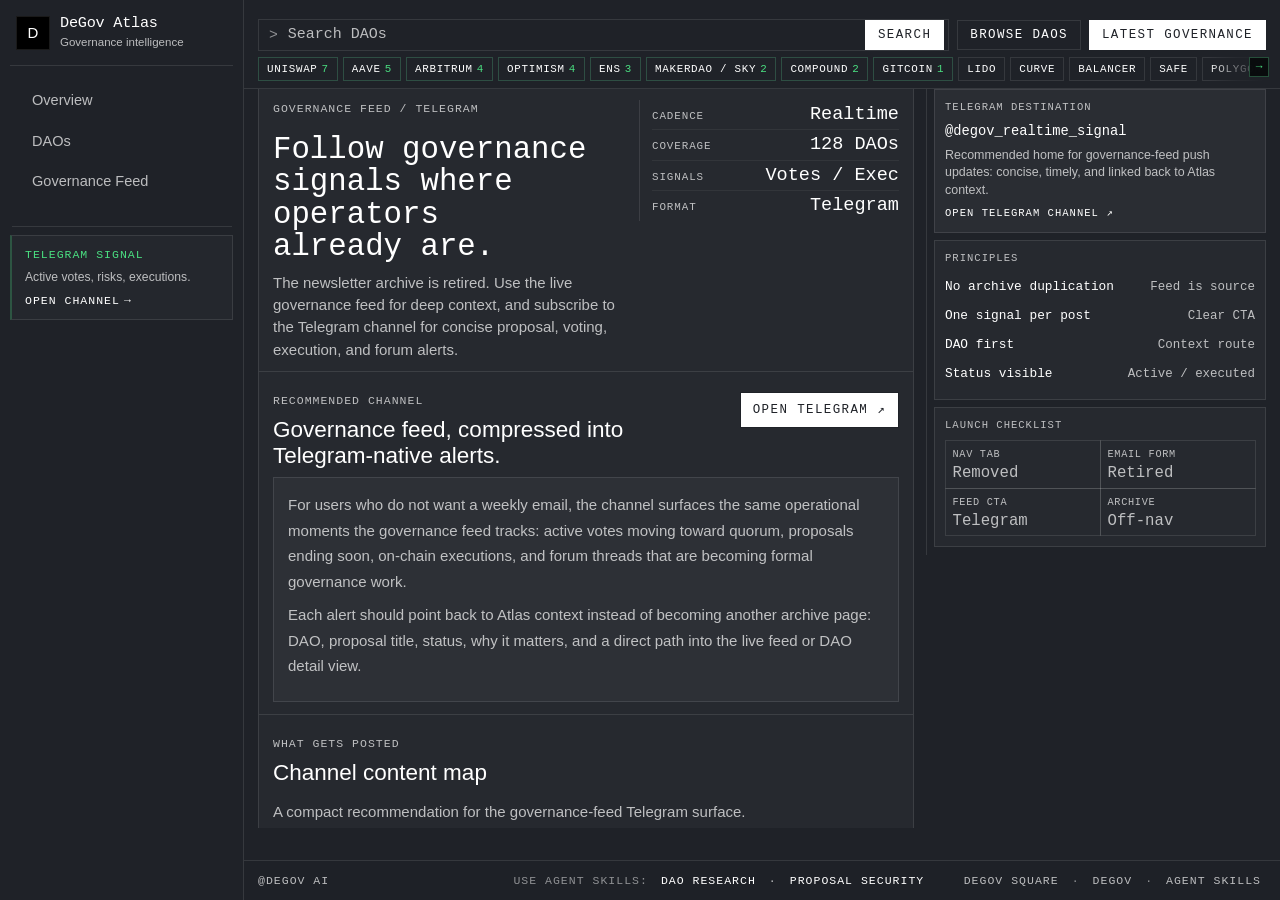
<file: newsletters-list.html>
<!doctype html>
<html lang="en">
<head>
<meta charset="utf-8">
<meta name="viewport" content="width=device-width, initial-scale=1">
<meta name="description" content="DeGov Atlas governance feed Telegram channel recommendation.">
<title>DeGov Atlas — Telegram governance feed</title>
<link rel="stylesheet" href="atlas.css">
</head>
<body>
<a class="skip-link" href="#content">Skip to content</a>
<div class="atlas-shell">
<aside class="atlas-sidebar" aria-label="Atlas navigation">
  <a class="brand" href="index.html" aria-label="DeGov Atlas home"><span class="brand-mark">D</span><span class="brand-copy"><strong>DeGov Atlas</strong><small>Governance intelligence</small></span></a>
  <nav class="sidebar-nav" aria-label="Primary navigation">
    <a href="index.html"><span class="nav-marker" aria-hidden="true"></span><span>Overview</span></a>
    <a href="dao-list.html"><span class="nav-marker" aria-hidden="true"></span><span>DAOs</span></a>
    <a href="governance-feed.html"><span class="nav-marker" aria-hidden="true"></span><span>Governance Feed</span></a>
  </nav>
  <div class="sidebar-section sidebar-briefing">
   <p class="sidebar-label">Telegram signal</p>
   <p class="sidebar-briefing-copy">Active votes, risks, executions.</p>
   <a class="sidebar-briefing-link" href="https://t.me/degov_realtime_signal" target="_blank" rel="noopener noreferrer">Open channel <span aria-hidden="true">→</span></a>
  </div>
  </aside>
  <main id="content" class="atlas-main telegram-page-main">
  <section class="atlas-command-strip" aria-label="Atlas command strip">
  <div class="dashboard-topbar" aria-label="DAO search">
    <form class="dao-search" role="search" data-dao-search>
      <span class="dao-search-prompt" aria-hidden="true">&gt;</span>
      <input aria-label="Search DAOs" placeholder="Search DAOs" autocomplete="off" aria-autocomplete="list">
      <button type="submit">Search</button>
      <div class="search-assist" role="listbox" aria-label="Search suggestions">
        <div class="search-assist-group" aria-label="DAO suggestions" data-dao-result-group>
          <span class="search-assist-heading" data-search-heading>Recently active DAOs</span>
          <a class="search-assist-row is-selected" href="daos-detail.html" role="option" data-dao-option data-search="uniswap uni dex governance" data-default-rank="1"><span class="search-assist-marker" aria-hidden="true">&gt;</span><strong>Uniswap</strong><span>7 active proposals</span></a>
          <a class="search-assist-row" href="dao-list.html" role="option" data-dao-option data-search="aave lending risk parameters" data-default-rank="2"><span class="search-assist-marker" aria-hidden="true">&gt;</span><strong>Aave</strong><span>5 active proposals</span></a>
          <a class="search-assist-row" href="dao-list.html" role="option" data-dao-option data-search="arbitrum arb layer2 grants" data-default-rank="3"><span class="search-assist-marker" aria-hidden="true">&gt;</span><strong>Arbitrum</strong><span>4 active proposals</span></a>
          <a class="search-assist-row" href="dao-list.html" role="option" data-dao-option data-search="optimism op retro funding layer2" data-default-rank="4"><span class="search-assist-marker" aria-hidden="true">&gt;</span><strong>Optimism</strong><span>4 active proposals</span></a>
          <a class="search-assist-row" href="dao-list.html" role="option" data-dao-option data-search="ens ethereum name service service-provider budget" data-default-rank="5"><span class="search-assist-marker" aria-hidden="true">&gt;</span><strong>ENS</strong><span>3 active proposals</span></a>
          <a class="search-assist-row" href="dao-list.html" role="option" data-dao-option data-search="makerdao sky maker mkr dsr stablecoin" data-default-rank="6"><span class="search-assist-marker" aria-hidden="true">&gt;</span><strong>MakerDAO / Sky</strong><span>2 active proposals</span></a>
          <a class="search-assist-row" href="dao-list.html" role="option" data-dao-option data-search="compound comp governor market parameter" data-default-rank="7"><span class="search-assist-marker" aria-hidden="true">&gt;</span><strong>Compound</strong><span>2 active proposals</span></a>
          <a class="search-assist-row" href="dao-list.html" role="option" data-dao-option data-search="gitcoin grants public goods" data-default-rank="8"><span class="search-assist-marker" aria-hidden="true">&gt;</span><strong>Gitcoin</strong><span>1 active proposal</span></a>
          <a class="search-assist-row" href="dao-list.html" role="option" data-dao-option data-search="lido staking eth" data-default-rank="9"><span class="search-assist-marker" aria-hidden="true">&gt;</span><strong>Lido</strong><span>1 tracked</span></a>
          <a class="search-assist-row" href="dao-list.html" role="option" data-dao-option data-search="curve crv lending gauges" data-default-rank="10"><span class="search-assist-marker" aria-hidden="true">&gt;</span><strong>Curve</strong><span>Forum active</span></a>
          <a class="search-assist-row" href="dao-list.html" role="option" data-dao-option data-search="balancer bal ve bal gauge" data-default-rank="11"><span class="search-assist-marker" aria-hidden="true">&gt;</span><strong>Balancer</strong><span>Forum active</span></a>
          <a class="search-assist-row" href="dao-list.html" role="option" data-dao-option data-search="safe multisig treasury" data-default-rank="12"><span class="search-assist-marker" aria-hidden="true">&gt;</span><strong>Safe</strong><span>Monitoring</span></a>
          <a class="search-assist-row" href="dao-list.html" role="option" data-dao-option data-search="polygon matic forum" data-default-rank="13"><span class="search-assist-marker" aria-hidden="true">&gt;</span><strong>Polygon</strong><span>Tracked</span></a>
          <a class="search-assist-row" href="dao-list.html" role="option" data-dao-option data-search="starknet stark layer2" data-default-rank="14"><span class="search-assist-marker" aria-hidden="true">&gt;</span><strong>Starknet</strong><span>Tracked</span></a>
          <a class="search-assist-row" href="dao-list.html" role="option" data-dao-option data-search="scroll layer2 zk" data-default-rank="15"><span class="search-assist-marker" aria-hidden="true">&gt;</span><strong>Scroll</strong><span>Tracked</span></a>
          <p class="search-assist-empty" hidden>No DAO match. Try name, slug, ticker, or ecosystem tag.</p>
        </div>
        <div class="search-assist-group" aria-label="Governance pages and actions">
          <span class="search-assist-heading">Governance pages/actions</span>
          <a class="search-assist-row" href="dao-list.html" role="option"><span class="search-assist-marker" aria-hidden="true">·</span><strong>View all DAOs</strong><span>Directory</span></a>
          <a class="search-assist-row" href="governance-feed.html" role="option"><span class="search-assist-marker" aria-hidden="true">·</span><strong>Latest Governance</strong><span>Live feed</span></a>
        </div>
        <div class="search-assist-hint">↑↓ navigate · Enter select · Esc clear</div>
      </div>
    </form>
    <div class="topbar-actions"><a class="button" href="dao-list.html">Browse DAOs</a><a class="button dark" href="governance-feed.html">Latest governance</a></div>
  </div>
  <nav class="market-strip" aria-label="Hot DAO navigation">
    <a class="chain-pill is-active" href="daos-detail.html">UNISWAP <span class="proposal-count">7</span><span class="dao-tooltip"><span>7 active proposals</span><strong>v4 growth budget renewal</strong><em>Updated 2h ago</em></span></a>
    <a class="chain-pill is-active" href="dao-list.html">AAVE <span class="proposal-count">5</span><span class="dao-tooltip"><span>5 active proposals</span><strong>Risk parameter update</strong><em>Updated 4h ago</em></span></a>
    <a class="chain-pill is-active" href="dao-list.html">ARBITRUM <span class="proposal-count">4</span><span class="dao-tooltip"><span>4 active proposals</span><strong>DAO grant program cohort</strong><em>Updated 8h ago</em></span></a>
    <a class="chain-pill is-active" href="dao-list.html">OPTIMISM <span class="proposal-count">4</span><span class="dao-tooltip"><span>4 active proposals</span><strong>Retro Funding round 6</strong><em>Updated 12h ago</em></span></a>
    <a class="chain-pill is-active" href="dao-list.html">ENS <span class="proposal-count">3</span><span class="dao-tooltip"><span>3 active proposals</span><strong>Resolver update discussion</strong><em>Updated 6h ago</em></span></a>
    <a class="chain-pill is-active" href="dao-list.html">MAKERDAO / SKY <span class="proposal-count">2</span><span class="dao-tooltip"><span>2 active proposals</span><strong>DSR rate adjustment</strong><em>Updated 1d ago</em></span></a>
    <a class="chain-pill is-active" href="dao-list.html">COMPOUND <span class="proposal-count">2</span><span class="dao-tooltip"><span>2 active proposals</span><strong>Market parameter update</strong><em>Updated 2d ago</em></span></a>
    <a class="chain-pill is-active" href="dao-list.html">GITCOIN <span class="proposal-count">1</span><span class="dao-tooltip"><span>1 active proposal</span><strong>Grants round operations</strong><em>Updated 3d ago</em></span></a>
    <a class="chain-pill" href="dao-list.html">LIDO</a>
    <a class="chain-pill" href="dao-list.html">CURVE</a>
    <a class="chain-pill" href="dao-list.html">BALANCER</a>
    <a class="chain-pill" href="dao-list.html">SAFE</a>
    <a class="chain-pill" href="dao-list.html">POLYGON</a>
    <a class="chain-pill" href="dao-list.html">STARKNET</a>
    <a class="chain-pill" href="dao-list.html">SCROLL</a>
  </nav>
</section>
  <div class="newsletter-dashboard telegram-recommendation-dashboard">
    <div class="newsletter-layout newsletter-reader-layout telegram-recommendation-layout">
      <article class="newsletter-issue-page stack newsletter-inline-reader telegram-channel-page" aria-labelledby="telegram-title">
        <section class="issue-masthead issue-reader-masthead telegram-channel-hero">
          <div class="issue-reader-copy">
            <p class="eyebrow">Governance Feed / Telegram</p>
            <h1 id="telegram-title" class="detail-title">Follow governance signals where operators already are.</h1>
            <p class="muted">The newsletter archive is retired. Use the live governance feed for deep context, and subscribe to the Telegram channel for concise proposal, voting, execution, and forum alerts.</p>
          </div>
          <dl class="issue-reader-metrics" aria-label="Telegram channel coverage">
            <div><dt>Cadence</dt><dd>Realtime</dd></div>
            <div><dt>Coverage</dt><dd>128 DAOs</dd></div>
            <div><dt>Signals</dt><dd>Votes / Exec</dd></div>
            <div><dt>Format</dt><dd>Telegram</dd></div>
          </dl>
        </section>

        <section class="detail-section issue-opening-brief telegram-channel-brief" aria-labelledby="telegram-channel-fit-title">
          <div class="section-heading">
            <div>
              <p class="eyebrow">Recommended channel</p>
              <h2 id="telegram-channel-fit-title">Governance feed, compressed into Telegram-native alerts.</h2>
            </div>
            <a class="button dark" href="https://t.me/degov_realtime_signal" target="_blank" rel="noopener noreferrer">Open Telegram ↗</a>
          </div>
          <div class="markdown-report issue-brief-copy">
            <p>For users who do not want a weekly email, the channel surfaces the same operational moments the governance feed tracks: active votes moving toward quorum, proposals ending soon, on-chain executions, and forum threads that are becoming formal governance work.</p>
            <p>Each alert should point back to Atlas context instead of becoming another archive page: DAO, proposal title, status, why it matters, and a direct path into the live feed or DAO detail view.</p>
          </div>
        </section>

        <section class="detail-section" aria-labelledby="telegram-content-title">
          <div class="section-heading">
            <div>
              <p class="eyebrow">What gets posted</p>
              <h2 id="telegram-content-title">Channel content map</h2>
              <p class="muted">A compact recommendation for the governance-feed Telegram surface.</p>
            </div>
          </div>
          <div class="issue-dao-browser telegram-content-map" aria-label="Telegram channel content recommendation">
            <nav class="issue-dao-selector telegram-signal-types" aria-label="Recommended Telegram signal types">
              <button type="button" class="issue-dao-option is-active" aria-current="true"><span class="dao-option-main"><strong>Active vote</strong><span class="state-pill state-active">Priority</span></span></button>
              <button type="button" class="issue-dao-option"><span class="dao-option-main"><strong>Ending soon</strong><span class="state-pill state-ending-soon">Urgent</span></span></button>
              <button type="button" class="issue-dao-option"><span class="dao-option-main"><strong>Execution</strong><span class="state-pill state-executed">On-chain</span></span></button>
              <button type="button" class="issue-dao-option"><span class="dao-option-main"><strong>Forum shift</strong><span class="state-pill state-fresh">Context</span></span></button>
              <button type="button" class="issue-dao-option"><span class="dao-option-main"><strong>Treasury move</strong><span class="state-pill state-passed">Watch</span></span></button>
            </nav>
            <section class="issue-dao-detail telegram-signal-preview" aria-labelledby="telegram-message-title">
              <header class="issue-dao-detail-head">
                <div>
                  <p class="eyebrow">Pinned example</p>
                  <h3 id="telegram-message-title">Message shape</h3>
                  <p>Short enough for Telegram, specific enough to justify opening Atlas.</p>
                </div>
              </header>
              <div class="markdown-report issue-brief-copy telegram-message-guidance">
                <p><strong>Template:</strong> DAO / proposal title — status change, why it matters, and one link back into Atlas.</p>
                <p><strong>Example:</strong> AAVE DAO / Risk parameter update ends in 2 days — quorum trend is narrowing. Open governance feed for vote context.</p>
              </div>
            </section>
          </div>
        </section>
      </article>
      <aside class="feed-data-panel newsletter-archive-rail telegram-channel-rail" aria-label="Telegram channel recommendation panel">
        <a class="data-panel-card telegram-signal-panel-card" href="https://t.me/degov_realtime_signal" target="_blank" rel="noopener noreferrer" aria-label="Open DeGov Realtime Signal Telegram channel">
          <span class="data-panel-label">Telegram destination</span>
          <strong>@degov_realtime_signal</strong>
          <p>Recommended home for governance-feed push updates: concise, timely, and linked back to Atlas context.</p>
          <em>Open Telegram Channel ↗</em>
        </a>
        <div class="data-panel-card" aria-label="Channel principles">
          <p class="data-panel-label">Principles</p>
          <ol class="data-panel-dao-list newsletter-issue-link-list">
            <li><a href="governance-feed.html"><strong>No archive duplication</strong><span>Feed is source</span></a></li>
            <li><a href="governance-feed.html"><strong>One signal per post</strong><span>Clear CTA</span></a></li>
            <li><a href="dao-list.html"><strong>DAO first</strong><span>Context route</span></a></li>
            <li><a href="daos-detail.html"><strong>Status visible</strong><span>Active / executed</span></a></li>
          </ol>
        </div>
        <div class="data-panel-card" aria-label="Launch checklist">
          <p class="data-panel-label">Launch checklist</p>
          <dl class="data-panel-metrics">
            <div><dt>Nav tab</dt><dd>Removed</dd></div>
            <div><dt>Email form</dt><dd>Retired</dd></div>
            <div><dt>Feed CTA</dt><dd>Telegram</dd></div>
            <div><dt>Archive</dt><dd>Off-nav</dd></div>
          </dl>
        </div>
      </aside>
    </div>
  </div>
<footer class="atlas-footer" aria-label="DeGov Atlas footer">
  <div class="atlas-footer-line">
    <span class="footer-brand">@DeGov AI</span>
    <nav class="footer-skill-guide" aria-label="Agent skill shortcuts"><span>Use agent skills:</span><a href="https://github.com/ringecosystem/degov-agent-skills/tree/main/skills/dao-governance-research" target="_blank" rel="noopener noreferrer">DAO research</a><span aria-hidden="true">·</span><a href="https://github.com/ringecosystem/degov-agent-skills/tree/main/skills/dao-governance-security" target="_blank" rel="noopener noreferrer">Proposal security</a></nav>
    <nav class="footer-links" aria-label="Footer navigation"><a href="https://square.degov.ai/">DeGov Square</a><span aria-hidden="true">·</span><a href="https://degov.ai/">DeGov</a><span aria-hidden="true">·</span><a href="https://github.com/ringecosystem/degov-agent-skills">Agent Skills</a></nav>
  </div>
</footer>
</main>
<nav class="mobile-tab-bar" aria-label="Mobile primary navigation">
  <a href="index.html"><span class="nav-icon">H</span>Overview</a>
  <a href="dao-list.html"><span class="nav-icon">D</span>DAOs</a>
  <a href="governance-feed.html"><span class="nav-icon">G</span>Feed</a>
</nav>
<script src="atlas.js" defer></script>
</div>
</body>
</html>
</file>
